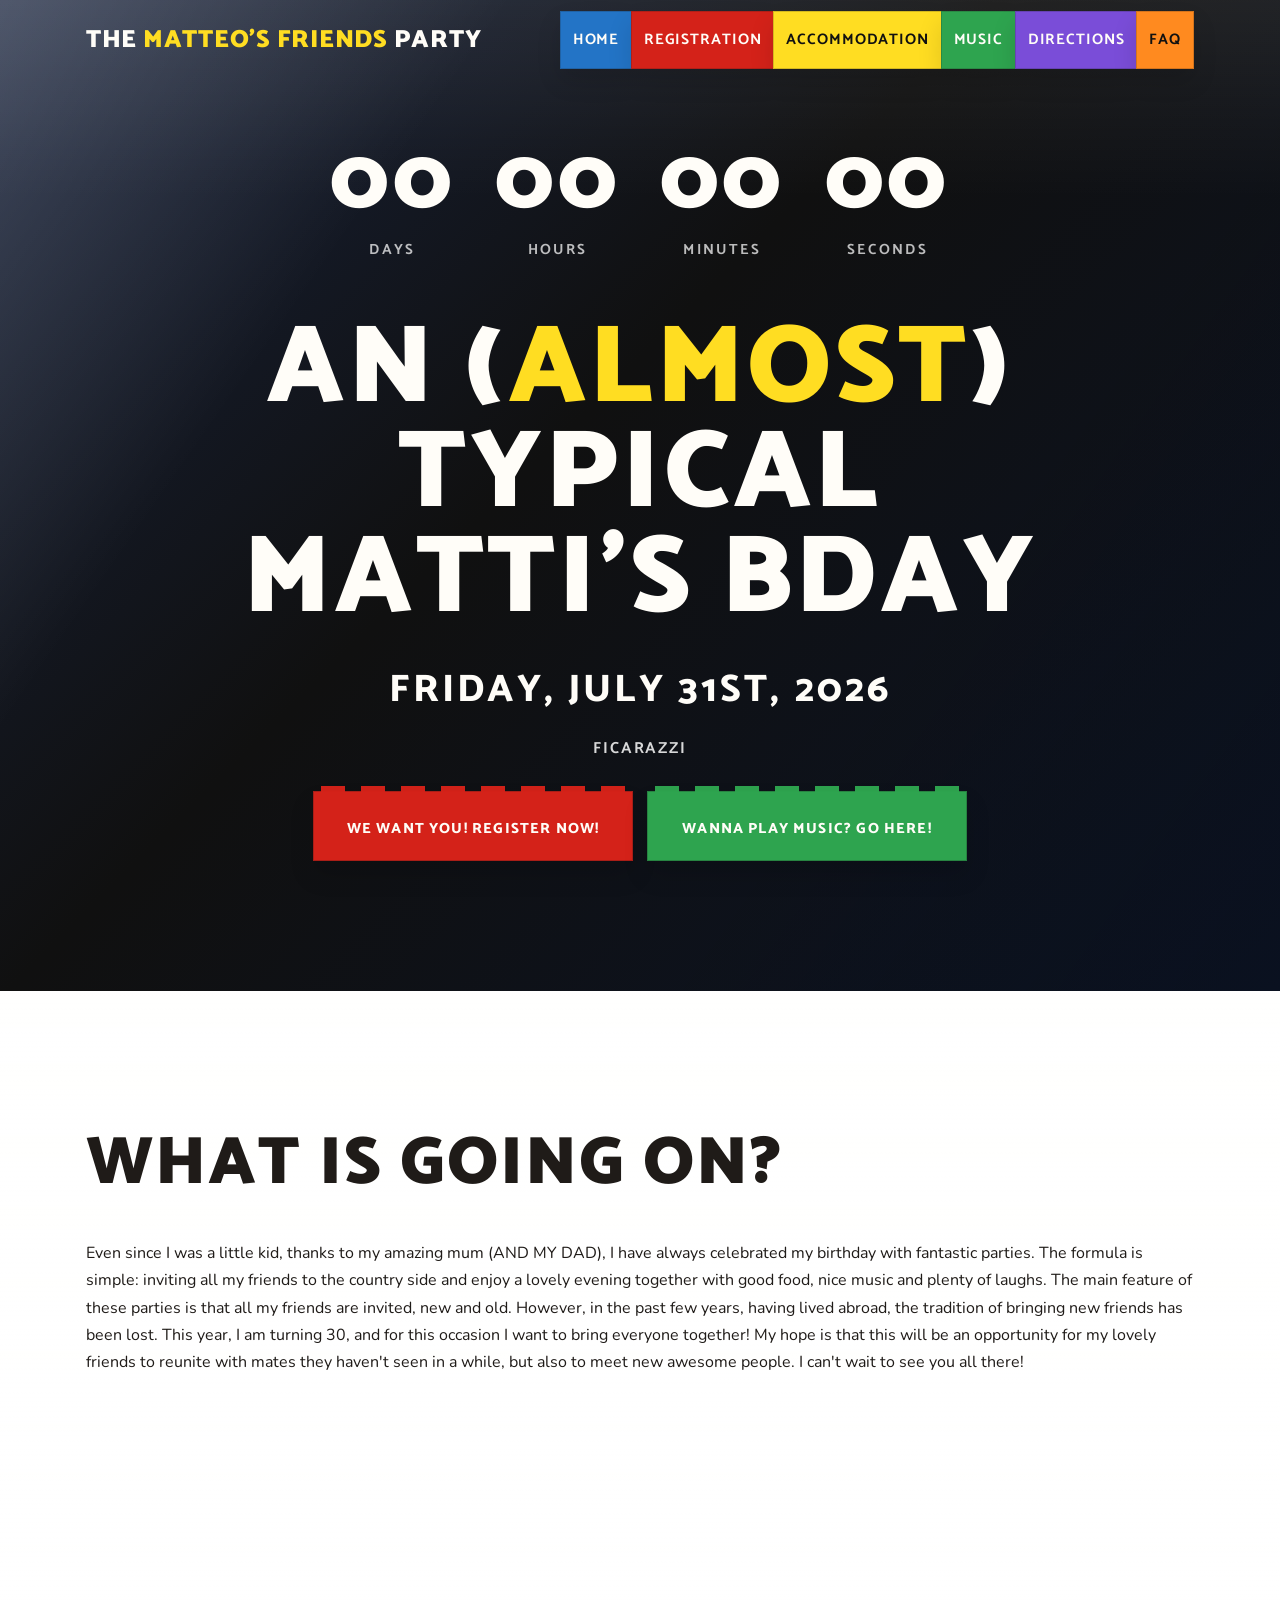
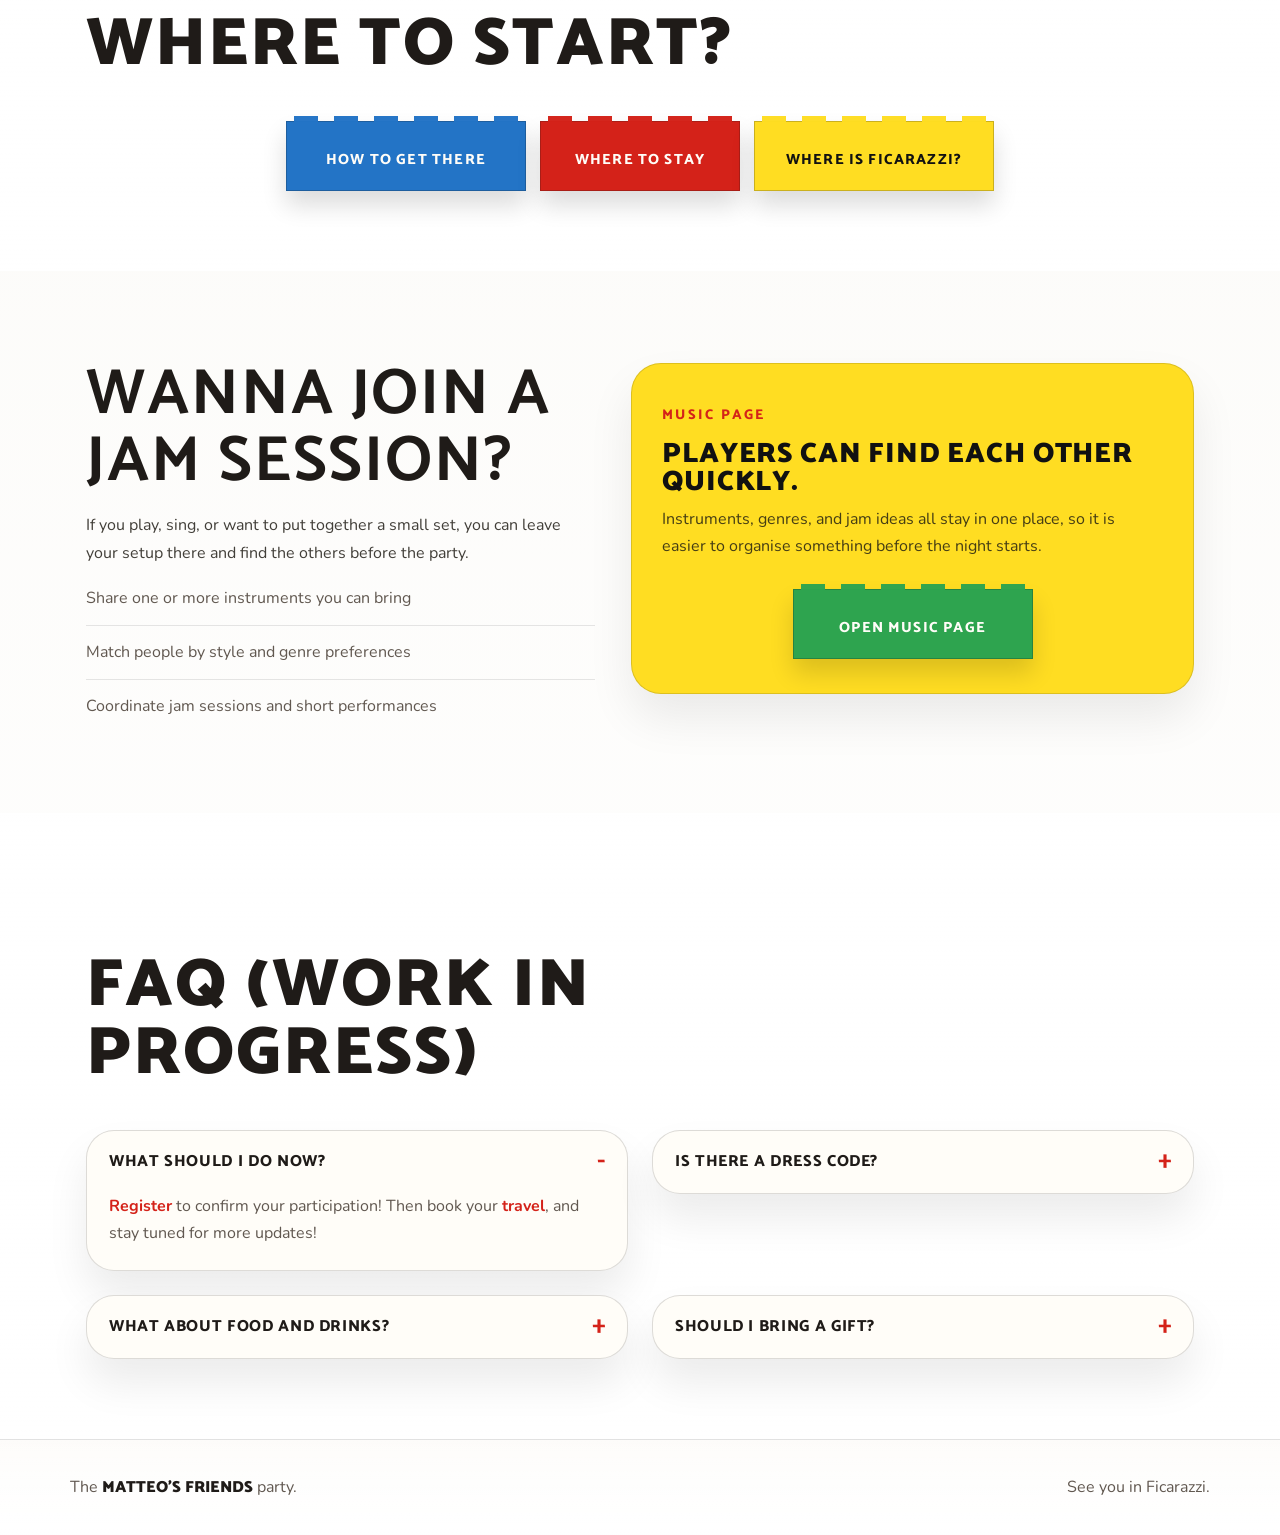
<file: index.html>
<!DOCTYPE html>
<html lang="en">
  <head>
    <meta charset="UTF-8" />
    <meta name="viewport" content="width=device-width, initial-scale=1.0" />
    <title>Matteo's Birthday</title>
    <script>
      document.documentElement.classList.add("has-js");
    </script>
    <link rel="preconnect" href="https://fonts.googleapis.com" />
    <link rel="preconnect" href="https://fonts.gstatic.com" crossorigin />
    <link
      href="https://fonts.googleapis.com/css2?family=Nunito:wght@400;600;700;800&amp;family=Roboto:wght@300;400;500;700&amp;family=Catamaran:wght@400;700;800;900&amp;display=swap"
      rel="stylesheet"
    />
    <link rel="stylesheet" href="styles.css" />
  </head>
  <body class="lego-theme">
    <div data-site-header></div>

    <main id="top">
      <section class="hero" id="about">
        <div class="container hero-inner">
          <div class="hero-countdown reveal" id="countdown" aria-label="Time until the event">
            <div class="countdown-grid">
              <div class="count-segment">
                <span id="days">00</span>
                <small>Days</small>
              </div>
              <div class="count-segment">
                <span id="hours">00</span>
                <small>Hours</small>
              </div>
              <div class="count-segment">
                <span id="minutes">00</span>
                <small>Minutes</small>
              </div>
              <div class="count-segment">
                <span id="seconds">00</span>
                <small>Seconds</small>
              </div>
            </div>
          </div>

          <div class="hero-copy reveal">
            <!-- <p class="hero-kicker">Matteo's party</p> -->
            <h1>
              An (<span class="hero-accent" data-host-name>almost</span>) Typical
              <span data-event-name>Matti's Bday</span>
            </h1>
            <p class="hero-date">
              <time data-display-date datetime=""></time>
            </p>
            <p class="hero-venue">
              <!-- <span data-display-time></span> -->
              <!-- <span class="hero-separator">|</span> -->
              <span data-venue-name></span>
            </p>

            <div class="hero-actions">
              <a class="button button-primary brick-8" href="rsvp.html">We want you! Register now!</a>
              <a class="button button-success brick-8" href="music.html">Wanna play music? Go here!</a>
            </div>
          </div>
        </div>
      </section>

      <section class="section section-white" id="event-info">
        <div class="container">
          <div class="section-heading reveal">
            <h2>What is going on?</h2>
          </div>
          <div class="reveal">
            <p>
              Even since I was a little kid, thanks to my amazing mum (AND MY DAD), I have always celebrated my birthday with fantastic parties. The formula is simple: inviting all my friends to the country side and enjoy a lovely evening together with good food, nice music and plenty of laughs. 
              The main feature of these parties is that all my friends are invited, new and old. However, in the past few years, having lived abroad, the tradition of bringing new friends has been lost. This year, I am turning 30, and for this occasion I want to bring everyone together!
              My hope is that this will be an opportunity for my lovely friends to reunite with mates they haven't seen in a while, but also to meet new awesome people. I can't wait to see you all there!
            </p>
          </div>
        </div>
      </section>

      <!-- <section class="event-banner">
        <div class="container event-banner-grid">
          <article class="banner-block reveal">
            <span class="banner-label">Date &amp; Time</span>
            <p>
              <span data-display-date></span><br />
              <span data-display-time></span>
            </p>
            <button class="button button-outline brick-5" type="button" data-download-ics>
              Add to calendar
            </button>
          </article>

          <article class="banner-block reveal" id="venue">
            <span class="banner-label">Directions</span>
            <p>
              <span data-venue-name></span><br />
              <span data-address></span>
            </p>
            <a class="button button-outline brick-4" href="#" data-map-link>Open map</a>
          </article>

        </div>
      </section> -->



      <section class="section section-white" id="faq">
        <div class="container">
          <div class="section-heading reveal">
            <h2>Where to start?</h2>
          </div>

          <div class="hero-actions">
                  <a class="button button-dark-outline brick-6" href="directions.html">
                    How to get there
                  </a>
                  <a class="button button-primary brick-5" href="accommodation.html">
                    Where to stay
                  </a>
                  <a class="button button-outline brick-6" href="#" data-map-link>
                    Where is Ficarazzi?
                  </a>
          </div>

        </div>
      </section>

      <!-- <section class="brick-banner">
        <div class="container brick-banner-shell reveal">
          <div class="brick-banner-header">
            <p class="section-kicker">Need to know more?</p>
          </div>
          <div class="brick-banner-buttons">
            <a class="button brick-6 brick-banner-button" href="#venue">How to get there</a>
            <a class="button brick-5 brick-banner-button" href="#" data-map-link>Open Map</a>
            <a class="button brick-4 brick-banner-button" href="#faq">FAQ</a>
          </div>
        </div>
      </section> -->

      <section class="section section-light music-promo-section" id="music">
        <div class="container music-promo-shell">
          <div class="music-promo-copy reveal">
            <!-- <p class="section-kicker">Music</p> -->
            <h2>Wanna join a jam session?</h2>
            <p>
              If you play, sing, or want to put together a small set, you can
              leave your setup there and find the others before the party.
            </p>
            <ul class="list-check">
              <li>Share one or more instruments you can bring</li>
              <li>Match people by style and genre preferences</li>
              <li>Coordinate jam sessions and short performances</li>
            </ul>
          </div>

          <aside class="music-promo-panel reveal">
            <span class="side-label">Music page</span>
            <h3>Players can find each other quickly.</h3>
            <p>
              Instruments, genres, and jam ideas all stay in one place, so it
              is easier to organise something before the night starts.
            </p>

            <div class="callout-actions">
              <a class="button button-success brick-6" href="music.html">Open music page</a>
              <!-- <button class="button button-success brick-4" type="button" data-download-ics>
                Add to calendar
              </button> -->
            </div>
          </aside>
        </div>
      </section>

      <section class="section section-white" id="faq">
        <div class="container">
          <div class="section-heading reveal">
            <h2>FAQ (work in progress)</h2>
          </div>

          <div class="faq-grid">
            <details class="faq-card reveal" open>
              <summary>What should I do now?</summary>
              <p>
                <a class="highlight-link" href="rsvp.html">Register</a> to confirm your participation! Then book your <a class="highlight-link" href="directions.html">travel</a>, and stay tuned for more updates!
              </p>
            </details>

            <details class="faq-card reveal">
              <summary>Is there a dress code?</summary>
              <p>
              Only request is: embrace the Matti's life and wear FLIP FLOPS! No need for anything fancy! We'll be in the countryside and it's going to be HOT. So dress comfortably!
              </p>
            </details>

            <details class="faq-card reveal">
              <summary>What about food and drinks?</summary>
              <p>
                There will be (amazing) food and drinks. Use the
                RSVP note field for allergies or preferences!
              </p>
            </details>

            <details class="faq-card reveal">
              <summary>Should I bring a gift?</summary>
              <p>
                No! I truly mean it when I say that your presence is what is most important to me. If you really want to do more, please consider a donation toward the <a class="highlight-link" href="work_in_progress.html">far-away-friends-fund</a> that will help cover travel costs for those coming from afar!
              </p>
            </details>
          </div>
        </div>
      </section>

      <!-- <section class="rsvp-section" id="rsvp">
        <div class="container rsvp-callout reveal">
          <div class="rsvp-copy">
            <p class="section-kicker">Registration</p>
            <h2>RSVP on the registration page.</h2>
            <p class="rsvp-contact">
              Contact:
              <a href="#" data-contact-link data-contact-email></a>
            </p>
          </div>

          <div class="callout-actions">
            <a class="button button-primary brick-5" href="rsvp.html">Open registration</a>
            <button class="button button-outline brick-5" type="button" data-download-ics>
              Add to calendar
            </button>
          </div>
        </div>
      </section> -->
    </main>

    <div data-site-footer></div>

    <script src="script.js"></script>
  </body>
</html>
</file>
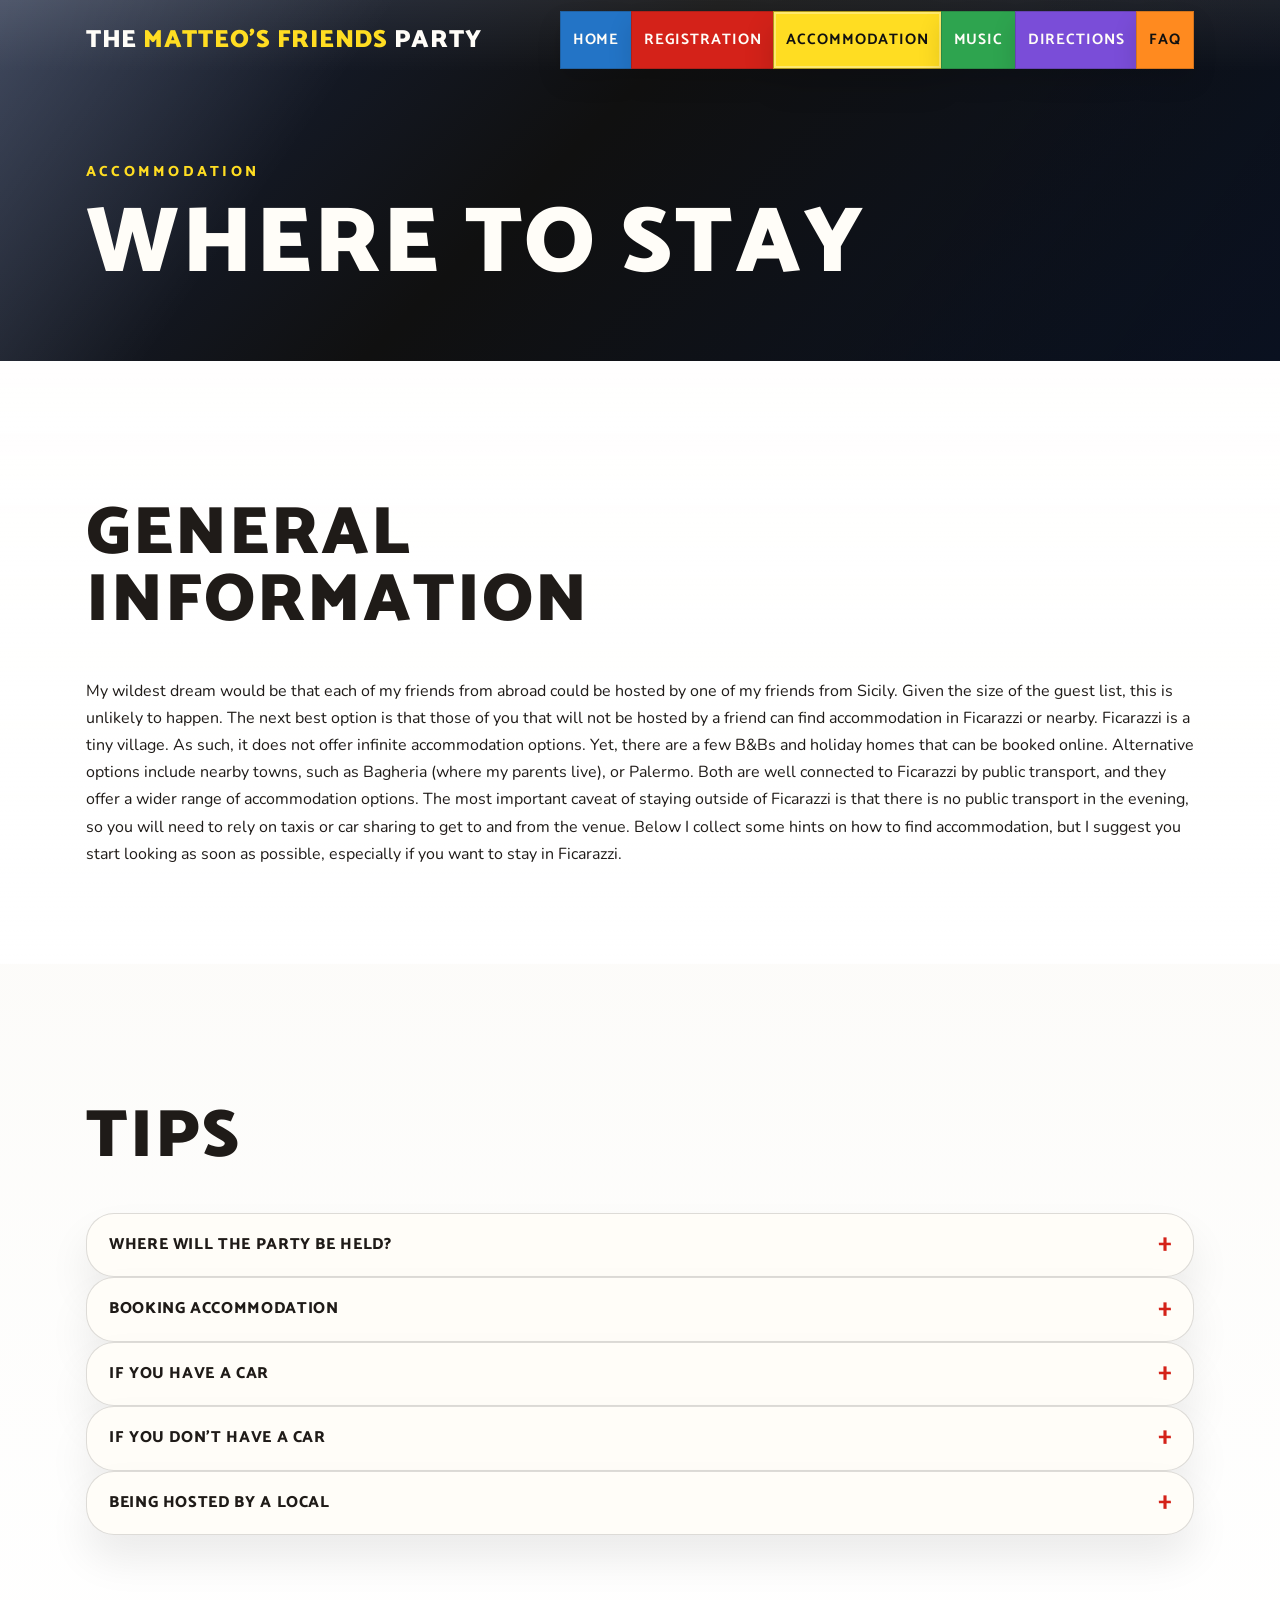
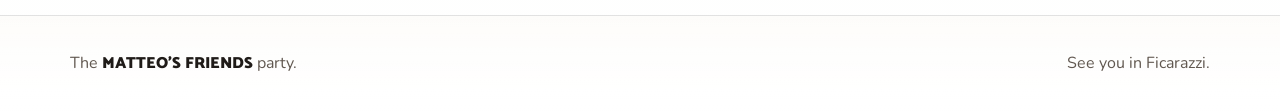
<file: accommodation.html>
<!DOCTYPE html>
<html lang="en">
  <head>
    <meta charset="UTF-8" />
    <meta name="viewport" content="width=device-width, initial-scale=1.0" />
    <title>Accommodation | Matteo's Birthday</title>
    <script>
      document.documentElement.classList.add("has-js");
    </script>
    <link rel="preconnect" href="https://fonts.googleapis.com" />
    <link rel="preconnect" href="https://fonts.gstatic.com" crossorigin />
    <link
      href="https://fonts.googleapis.com/css2?family=Nunito:wght@400;600;700;800&amp;family=Roboto:wght@300;400;500;700&amp;family=Catamaran:wght@400;700;800;900&amp;display=swap"
      rel="stylesheet"
    />
    <link rel="stylesheet" href="styles.css" />
  </head>
  <body class="subpage lego-theme" data-nav-current="accommodation">
    <div data-site-header></div>

    <main class="subpage-main">
      <section class="subpage-hero">
        <div class="container subpage-hero-inner">
          <div class="subpage-copy reveal">
            <p class="hero-kicker">Accommodation</p>
            <h1>Where to Stay</h1>
            <!-- <p class="hero-lead">
              Find hints on where to stay to join the party.
            </p> -->
          </div>
        </div>
      </section>

      <section class="section section-white">
        <div class="container">
          <div class="section-heading reveal">
            <h2>General Information</h2>
          </div>
          <div class="reveal">
            <p>
                My wildest dream would be that each of my friends 
                from abroad could be hosted by one of my friends 
                from Sicily. Given the size of the guest list, 
                this is unlikely to happen. The next best option is that
                those of you that will not be hosted by a friend can find
                accommodation in Ficarazzi or nearby.
                Ficarazzi is a tiny village. As such, it does not offer infinite accommodation options. Yet, there are a few B&Bs and holiday homes that can be booked online.
                Alternative options include nearby towns, such as Bagheria (where my parents live), or Palermo. Both are well connected to Ficarazzi by public transport, and they offer a wider range of accommodation options.
                The most important caveat of staying outside of Ficarazzi is that there is no public transport in the evening, so you will need to rely on taxis or car sharing to get to and from the venue. 
                Below I collect some hints on how to find accommodation, but I suggest you start looking as soon as possible, especially if you want to stay in Ficarazzi.
            </p>
          </div>
        </div>
      </section>

      <section class="section section-light">
        <div class="container">
          <div class="section-heading reveal">
            <h2>Tips</h2>
          </div>

          <details class="faq-card reveal">
            <summary>Where will the party be held?</summary>
            <div>
              <p>
                Since this website is publicly accessible, I will not disclose the exact location here.
                You will find the specific address in the WhatsApp community. 
                However, I can give you a rough location that will help you in your search for accommodation.
                The party will be not far from 
                <a class="highlight-link" href="https://maps.app.goo.gl/npcqhLd8fjeasqVg7" target="_blank">via Roma, Ficarazzi</a>.        
              </p>
            </div>
          </details>

          <details class="faq-card reveal">
            <summary>Booking accommodation</summary>
            <div>
              <p>
                Booking.com and Airbnb are the most popular platforms to find accommodation in Sicily. 
                You can already start looking by yourself, but if you share in the registration form
                the dates for which you will need accommodation, I can try to help booking directly 
                through the house owners. The extra advantage of this is that we avoid using these websites.
                You can find more info on why this is a good idea on the 
                <a class="highlight-link" href="https://bdsmovement.net/Guide-to-BDS-Boycott" target="_blank">BDS website</a>.
              </p>
              <h3>Ficarazzi</h3>
              <p>
                Ficarazzi is quite small, so most accommodation options will be reachable by foot within a 
                20 minutes walk from the venue. However, for the same reason, there are not many options. 
                I suggest you to start looking as soon as possible if you want to stay in Ficarazzi.  
              </p>
              <h3>Bagheria</h3>
              <p>
                Bagheria is probably the next best option. It is bigger and offers more accommodation options, 
                and it is home to many of my wonderful friends, so hopefully organising rides back and forth will be easier. 
                It is well connected to Ficarazzi (and Palermo), but trains don't run late at night.
              </p>
              <h3>The coast</h3>
              <p>
                There are plenty of small villages along the coast (including Ficarazzi itself). These are a bit 
                more difficult to reach by public transport, but are worth checking if you are looking for a nice 
                seaside place. As long as the place is not too far, I can try to help organising rides to and from the venue.
              </p>
              <h3>Palermo</h3>
              <p>
                Palermo is the largest city in Sicily and offers a wide range of accommodation options. 
                It is well connected to Ficarazzi (and the coast), but trains don't run late at night.
                Some of my friends live in Palermo, so perhaps some rides can be organised from there as well, 
                although it might be a bit more difficult given the distance. Perhaps this option is best
                if you also rent a car or could see themselves staying up all night (not alone, of course!) to wait 
                for the first train in the morning. 
              </p>
            </div>
          </details>

          <details class="faq-card reveal">
            <summary>If you have a car</summary>
            <div>
              <p>
                If you have a car (e.g. because you rented one), then everything will be much easier.
                You can stay wherever you want and just drive to the venue. 
                Also, you can offer rides to other people, which will be much appreciated!
              </p>
            </div>
          </details>

          <details class="faq-card reveal">
            <summary>If you DON'T have a car</summary>
            <div>
              <p>
                If you DON'T have a car, then prioritise accommodation in Ficarazzi or nearby.
                For those of you who are always full of energies, I can see us staying up all night after the party
                (this happens often at my parties as we play boardgames when most people have left) and take the first train
                in the morning. The first one for Palermo leaves at 6:22 am, while the first one toward Bagheria (opposite direction)
                leaves at 5 am.
              </p>
            </div>
          </details>

          <details class="faq-card reveal">
            <summary>Being hosted by a local</summary>
            <div>
              <p>
                Needless to say that being hosted by one of my wonderful Sicilian friends would be an amazing experience! 
                Of course, it will depend on the number of people that will be able to host, 
                but if you are interested in this option please <a href="rsvp.html">register asap</a> and tick the box!
                However, do not count on this option and start looking for accommodation as well!
              </p>
            </div>
          </details>
      </section>
    </main>

    <div data-site-footer></div>

    <script src="script.js"></script>
  </body>
</html></content>
<!-- <parameter name="filePath">/Users/esposito/30_bday/birthday-party/directions.html -->
</file>
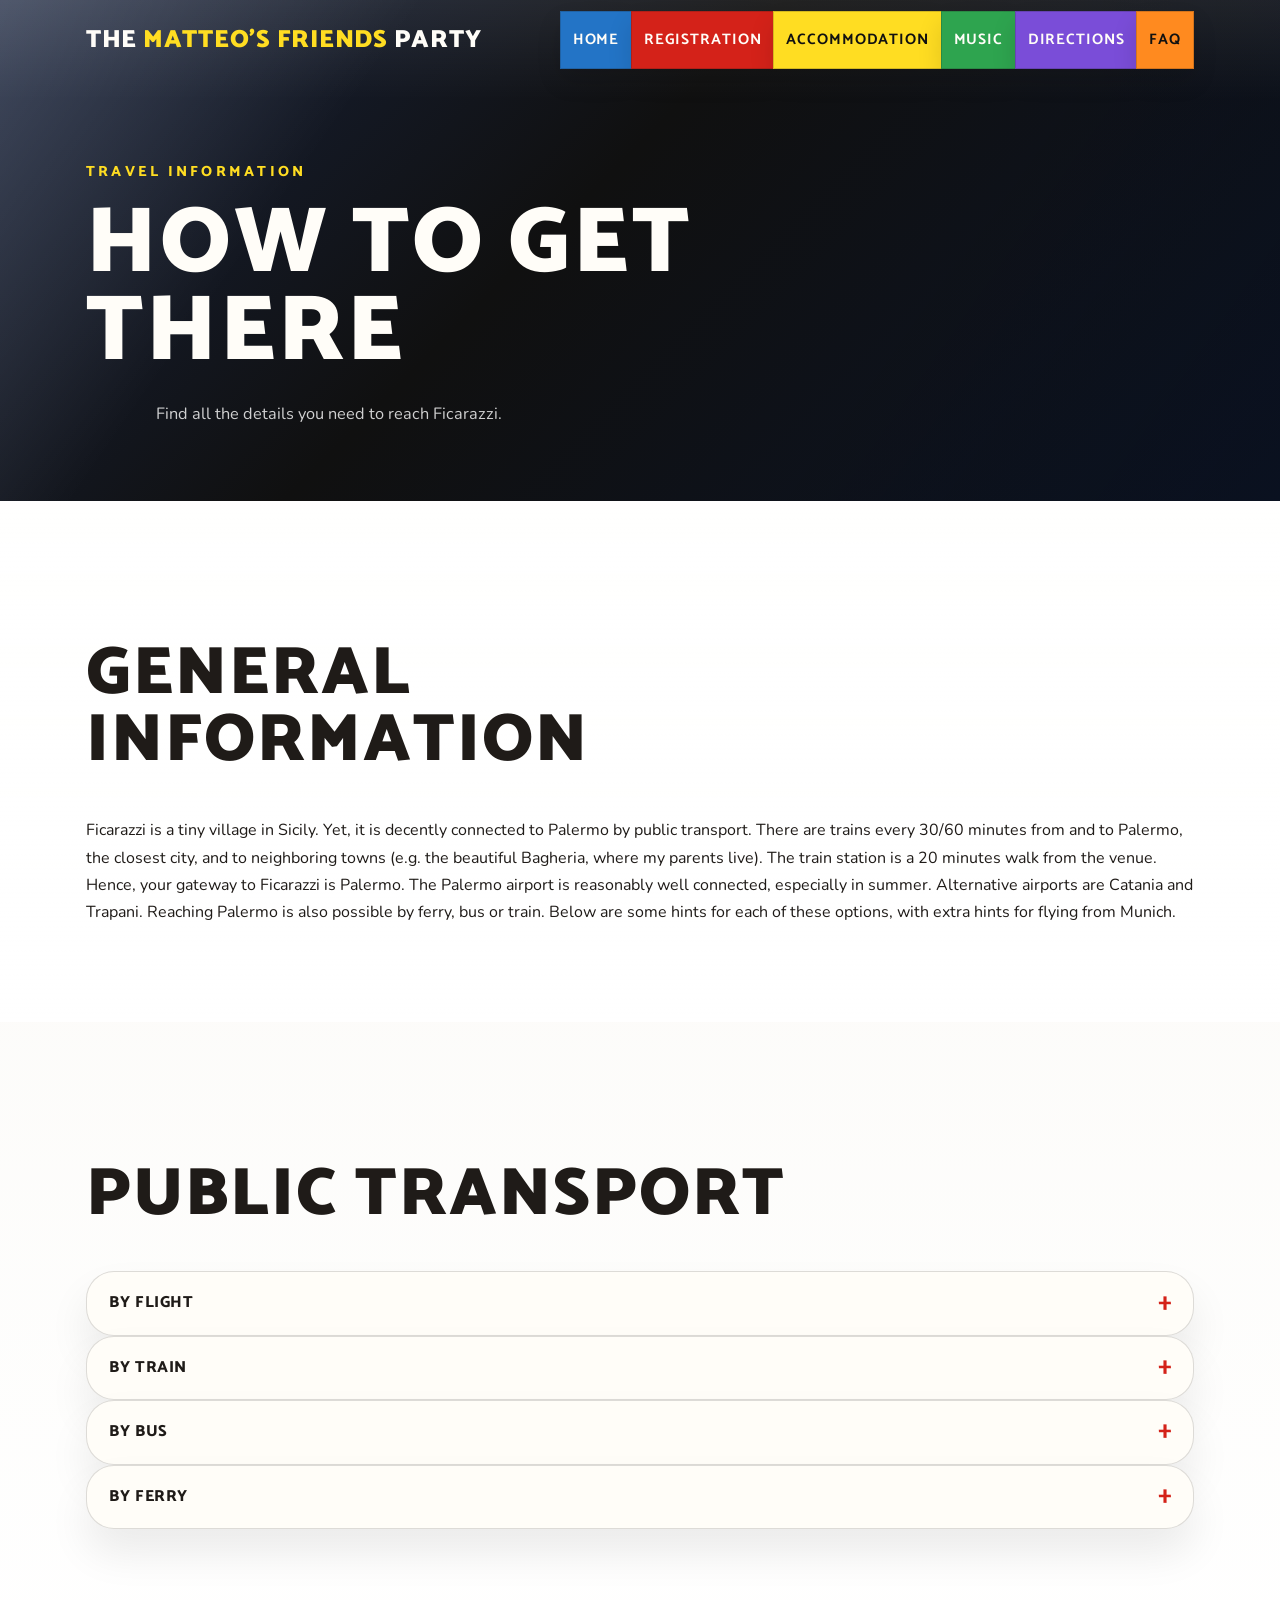
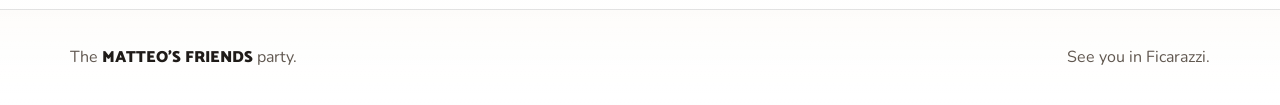
<file: directions.html>
<!DOCTYPE html>
<html lang="en">
  <head>
    <meta charset="UTF-8" />
    <meta name="viewport" content="width=device-width, initial-scale=1.0" />
    <title>How to Get There | Matteo's Birthday</title>
    <script>
      document.documentElement.classList.add("has-js");
    </script>
    <link rel="preconnect" href="https://fonts.googleapis.com" />
    <link rel="preconnect" href="https://fonts.gstatic.com" crossorigin />
    <link
      href="https://fonts.googleapis.com/css2?family=Nunito:wght@400;600;700;800&amp;family=Roboto:wght@300;400;500;700&amp;family=Catamaran:wght@400;700;800;900&amp;display=swap"
      rel="stylesheet"
    />
    <link rel="stylesheet" href="styles.css" />
  </head>
  <body class="subpage lego-theme" data-nav-current="directions">
    <div data-site-header></div>

    <main class="subpage-main">
      <section class="subpage-hero">
        <div class="container subpage-hero-inner">
          <div class="subpage-copy reveal">
            <p class="hero-kicker">Travel Information</p>
            <h1>How to Get There</h1>
            <p class="hero-lead">
              Find all the details you need to reach Ficarazzi.
            </p>
          </div>
        </div>
      </section>

      <section class="section section-white">
        <div class="container">
          <div class="section-heading reveal">
            <h2>General Information</h2>
          </div>
          <div class="reveal">
            <p>
                Ficarazzi is a tiny village in Sicily. Yet, it is decently connected to Palermo by public transport. There are trains every 30/60 minutes from and to Palermo, the closest city, and to neighboring towns (e.g. the beautiful Bagheria, where my parents live). The train station is a 20 minutes walk from the venue.
                Hence, your gateway to Ficarazzi is Palermo. The Palermo airport is reasonably well connected, especially in summer. Alternative airports are Catania and Trapani. Reaching Palermo is also possible by ferry, bus or train. Below are some hints for each of these options, with extra hints for flying from Munich.
            </p>
          </div>
        </div>
      </section>

      <section class="section section-light">
        <div class="container">
          <div class="section-heading reveal">
            <h2>Public transport</h2>
          </div>

          <details class="faq-card reveal">
            <summary>By Flight</summary>
            <div>
              <p>
                Flying is the fastest and most convenient way to reach Sicily. The closest airports to Ficarazzi are Palermo (PMO), Catania (CTA), and Trapani (TPS).
              </p>
              <h3>Palermo Airport (PMO)</h3>
              <p>
                Palermo Airport is the closest. Any other option will require you to get to Palermo first (see below). Upon arrival, take the <a class="highlight-link" href="https://www.prestiaecomande.it/" target="_blank">airport shuttle bus</a> or the <a href="#by-train">train</a> to Palermo city center, then transfer to a <a href="#by-train">train</a> to Ficarazzi. Super easy.
                As a tip, you can search on <a class="highlight-link" href="https://www.skyscanner.it/transport/flights-from/pmo/?adultsv2=1&cabinclass=economy&childrenv2=&ref=home&rtn=0&preferdirects=true&outboundaltsenabled=false&inboundaltsenabled=false&oym=2607" target="_blank">Skyscanner for flights from Palermo to "anywhere"</a> to get a glance at the direct connections available.
              </p>
              <h3>Catania Airport (CTA)</h3>
              <p>
                Located on the <del>wrong</del> other side, Catania Airport is a valid alternative. It offers complementary options with respect to Palermo, so it's worth checking. By public transport, you can take a <a class="highlight-link" href="https://www.saisautolinee.it/en/sicily-tpl-lines-routes/catania-aeroporto-palermo" target="_blank">direct bus (~14 euro)</a> from Catania Airport to Palermo (but make sure to check the times before booking your flights), then connect to Ficarazzi (see Palermo).
                As a tip, you can search on <a class="highlight-link" href="https://www.skyscanner.it/transport/flights-from/cta/?adultsv2=1&cabinclass=economy&childrenv2=&ref=home&rtn=0&preferdirects=true&outboundaltsenabled=false&inboundaltsenabled=false&oym=2607" target="_blank">Skyscanner for flights from Catania to "anywhere"</a> to get a glance at the direct connections available.
              </p>
              <h3>Trapani Airport (TPS)</h3>
              <p>
                On the west coast, Trapani Airport is roughly 1.5-2 hours drive from Ficarazzi. It is a small airport with very few options; yet, it may surprise you with unexpected connections. From there you can take a <a class="highlight-link" href="https://www.autoservizisalemi.it/en/" target="_blank"></a>direct bus</a> from the Trapani airport to Palermo and then connect to Ficarazzi (see Palermo).
                As a tip, you can search on <a class="highlight-link" href="https://www.skyscanner.it/transport/flights-from/tps/?adultsv2=1&cabinclass=economy&childrenv2=&ref=home&rtn=0&preferdirects=true&outboundaltsenabled=false&inboundaltsenabled=false&oym=2607" target="_blank">Skyscanner for flights from Trapani to "anywhere"</a> to get a glance at the direct connections available.
              </p>
              <h3>Special tips from Munich</h3>
              <p>
                If you're coming from Munich, don't be scared at the cost of the flights from the Munich airport (MUC). That's an airport for reach people. If you want to save money (but not your knees), you should check flights from Memmingen (FMM) or Nuremberg (NUE) airports. You can reach both by train+bus (covered by the Deutschland ticket) from Munich in about 2 hours, and they are served by low-cost airlines with direct flights to Palermo and Catania. 
                If you fly through Memmingen, you can also take a <a class="highlight-link" href="https://allgaeu-airport-express.de/" target="_blank">direct bus</a> from Munich Hbf to the Memmingen airport which is pretty fast and costs 16 euros.
              </p>
            </div>
          </details>

          <details class="faq-card reveal" id="by-train">
            <summary>By Train</summary>
            <div>
              <p>
                Italy's train network connects major cities to Palermo. From Palermo Centrale station, take a regional train to Ficarazzi station (about 10 minutes). Trains run frequently throughout the day (meaning once or twice per hour...).
                Sicily is only reached by the national train service, Trenitalia. You can check connections and book tickets on the <a class="highlight-link" href="https://www.trenitalia.com/en.html" target="_blank">Trenitalia website</a> or app.
                Beware that it is a long train journey if you are coming from abroad, Italy is a long country...
              </p>
            </div>
          </details>

          <details class="faq-card reveal">
            <summary>By Bus</summary>
            <div>
              <p>
                Long-distance buses arrive at Palermo's main bus station. From there, the <a href="#by-train">train</a> can take you to Ficarazzi. Companies like FlixBus or regional operators serve Palermo from across Italy. <a class="highlight-link" href="https://www.omio.com/" target="_blank">Omio</a> is a good generic platform for booking transport.
              </p>
            </div>
          </details>

          <details class="faq-card reveal">
            <summary>By Ferry</summary>
            <div>
              <p>
                Panormus, the ancient name of Palermo, means "all port". Indeed, you can reach it by ferry. It is not the most comfortable of trips, but it has its charm. There are ferries from Naples, Genova and Civitavecchia (close to Rome) among others. You can check connections and book tickets on the <a class="highlight-link" href="https://www.directferries.com/" target="_blank">Direct Ferries website</a>.
              </p>
            </div>
          </details>
        </div>
      </section>

      <!-- <section class="section section-white">
        <div class="container">
          <div class="section-heading reveal">
            <h2>Special tips from Munich</h2>
          </div>

          <div class="reveal">
            <h3>From Trieste</h3>
            <p>
              Fly from Trieste Airport (TRS) to Palermo (PMO) with connections via Rome or Milan. Direct flights may be available seasonally. Alternatively, take the train from Trieste to Bologna or Milan, then fly to Palermo. The total travel time is around 6-8 hours.
            </p>
            <h3>From Munich</h3>
            <p>
              Munich Airport (MUC) has direct flights to Palermo (PMO) operated by airlines like Lufthansa or Eurowings. The flight takes about 2 hours. For budget options, connect via Rome or Frankfurt. Trains from Munich to Milan, then fly, are also possible but longer.
            </p>
          </div>
        </div>
      </section> -->
    </main>

    <div data-site-footer></div>

    <script src="script.js"></script>
  </body>
</html></content>
<!-- <parameter name="filePath">/Users/esposito/30_bday/birthday-party/directions.html -->
</file>
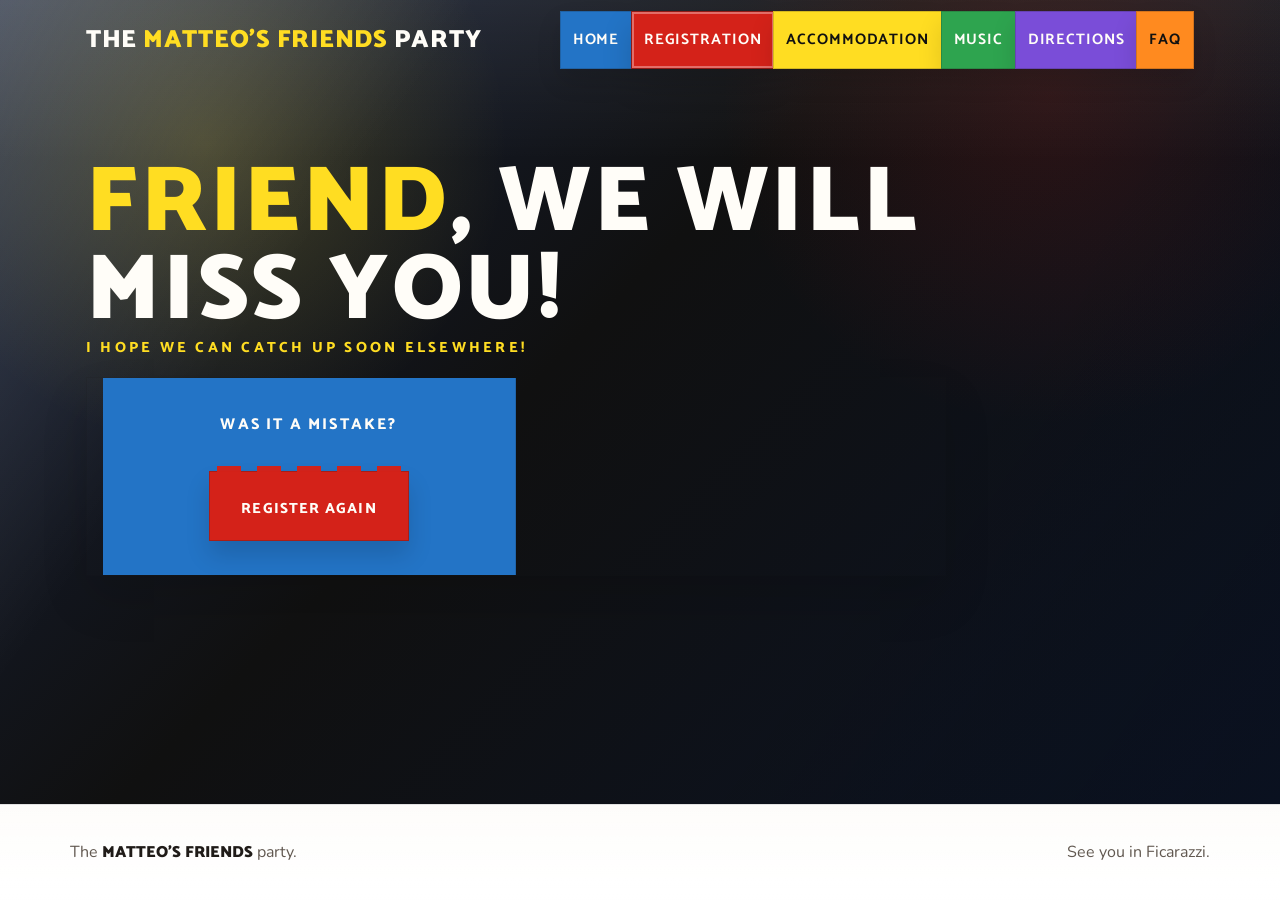
<file: sad.html>
<!DOCTYPE html>
<html lang="en">
  <head>
    <meta charset="UTF-8" />
    <meta name="viewport" content="width=device-width, initial-scale=1.0" />
    <title>Thank You | Matteo's Birthday</title>
    <script>
      document.documentElement.classList.add("has-js");
    </script>
    <link rel="preconnect" href="https://fonts.googleapis.com" />
    <link rel="preconnect" href="https://fonts.gstatic.com" crossorigin />
    <link
      href="https://fonts.googleapis.com/css2?family=Nunito:wght@400;600;700;800&amp;family=Roboto:wght@300;400;500;700&amp;family=Catamaran:wght@400;700;800;900&amp;display=swap"
      rel="stylesheet"
    />
    <link rel="stylesheet" href="styles.css" />
  </head>
  <body class="subpage thank-you-page lego-theme" data-thank-you-page data-nav-current="registration">
    <div data-site-header></div>

    <main class="subpage-main">
      <section class="subpage-hero">
        <div class="container subpage-hero-inner">
          <div class="subpage-copy reveal">
            <!-- <p class="hero-kicker">RSVP received</p> -->
            <h1>
              <span class="hero-accent" data-thank-you-name>friend</span>, we will miss you!
            </h1>
            <!-- <p class="hero-date">
              <time data-display-date datetime=""></time>
            </p>
            <p class="hero-venue">
              <span data-display-time></span>
              <span class="hero-separator">|</span>
              <span data-venue-name></span>
            </p> -->
            <!-- <p class="hero-lead" data-thank-you-copy>
             I imagine you have good reasons for not coming. I hope we can catch up soon elsewhere!
            </p> -->
            <p class="hero-kicker">I hope we can catch up soon elsewhere!</p> 

                <!-- <div class="section-heading reveal">
                  <h2>Was it a mistake?</h2>
                </div>

                <div class="hero-actions">
                        <a class="button button-dark-outline brick-6" href="rsvp.html">
                          Register again
                        </a>
                </div> -->

              <div class="container event-banner-grid">
              <article class="banner-block reveal">
                <span class="banner-label">Was it a mistake?</span>
                <!-- <p>
                  <span data-display-date></span><br />
                  <span data-display-time></span>
                </p> -->
                <a class="button button-primary brick-5" href="rsvp.html">
                          Register again
                  </a>
              </article>

          </div>
        </div>
      </section>
    </main>

    <div data-site-footer></div>

    <script src="script.js"></script>
  </body>
</html>
</file>
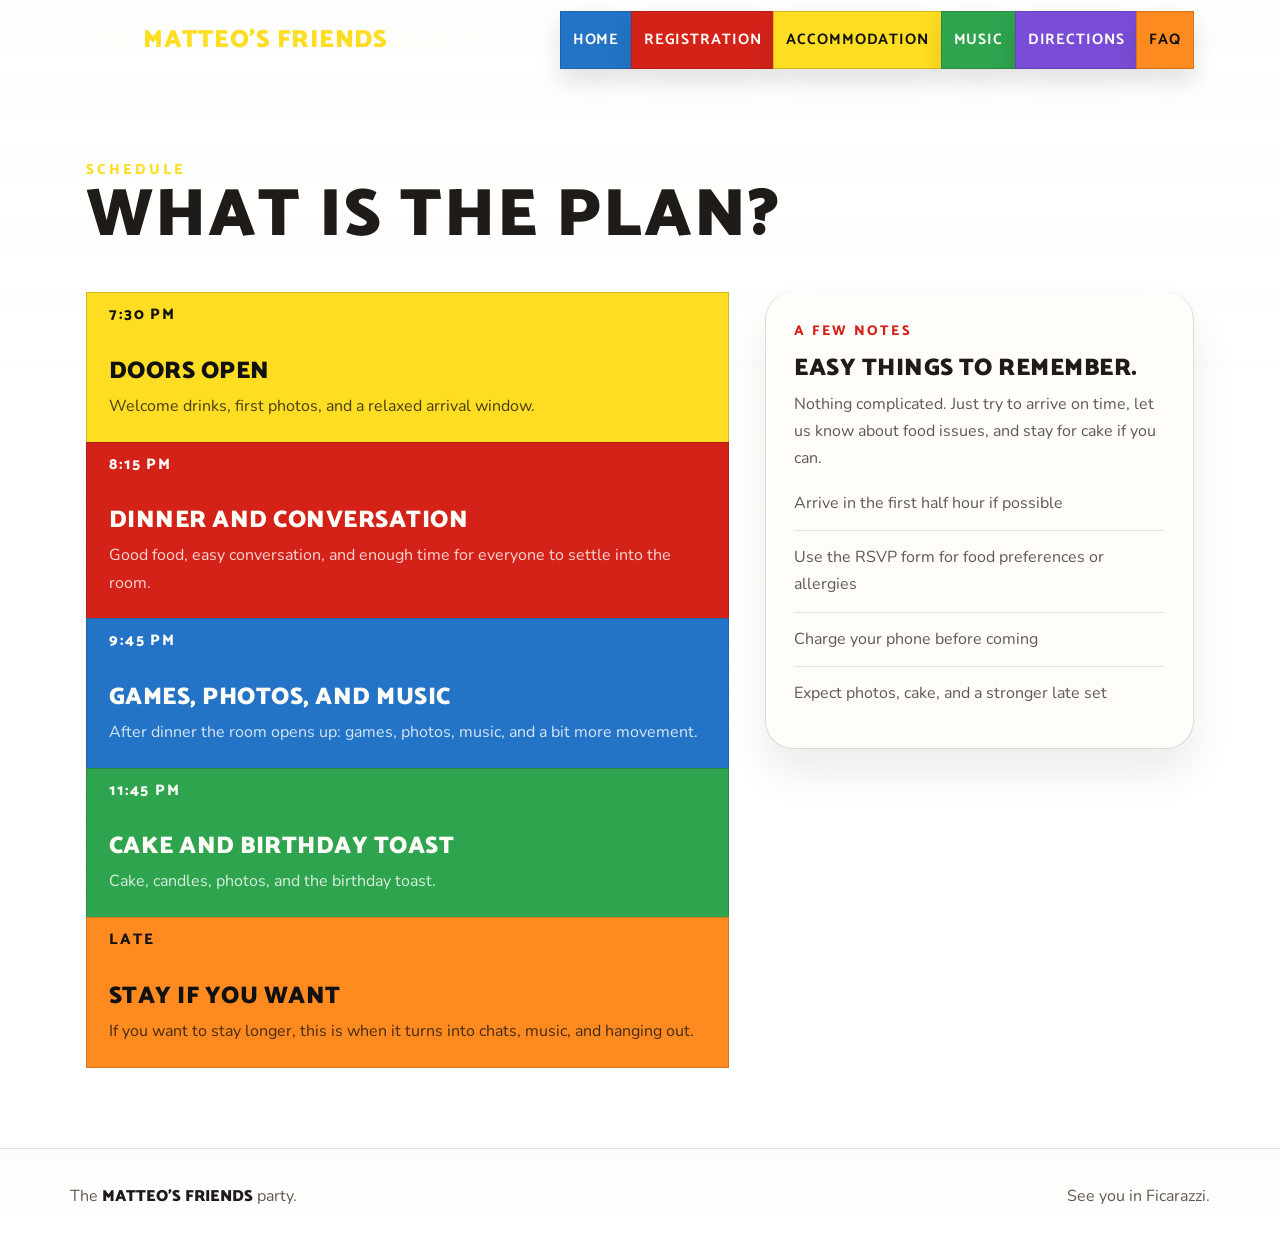
<file: schedule.html>
<!DOCTYPE html>
<html lang="en">
  <head>
    <meta charset="UTF-8" />
    <meta name="viewport" content="width=device-width, initial-scale=1.0" />
    <title>Matteo's Birthday</title>
    <script>
      document.documentElement.classList.add("has-js");
    </script>
    <link rel="preconnect" href="https://fonts.googleapis.com" />
    <link rel="preconnect" href="https://fonts.gstatic.com" crossorigin />
    <link
      href="https://fonts.googleapis.com/css2?family=Nunito:wght@400;600;700;800&amp;family=Roboto:wght@300;400;500;700&amp;family=Catamaran:wght@400;700;800;900&amp;display=swap"
      rel="stylesheet"
    />
    <link rel="stylesheet" href="styles.css" />
  </head>
  <body class="lego-theme">
    <div data-site-header></div>

    <main id="top">
      <section class="section section-white" id="schedule">
        <div class="container">
          <div class="section-heading reveal">
            <p class="section-kicker">Schedule</p>
            <h2>What is the plan?</h2>
          </div>

          <div class="schedule-layout">
            <div class="timeline">
              <article class="timeline-item reveal highlight">
                <span class="timeline-time">7:30 PM</span>
                <div class="timeline-content">
                  <h3>Doors open</h3>
                  <p>Welcome drinks, first photos, and a relaxed arrival window.</p>
                </div>
              </article>

              <article class="timeline-item reveal">
                <span class="timeline-time">8:15 PM</span>
                <div class="timeline-content">
                  <h3>Dinner and conversation</h3>
                  <p>
                    Good food, easy conversation, and enough time for everyone
                    to settle into the room.
                  </p>
                </div>
              </article>

              <article class="timeline-item reveal">
                <span class="timeline-time">9:45 PM</span>
                <div class="timeline-content">
                  <h3>Games, photos, and music</h3>
                  <p>
                    After dinner the room opens up: games, photos, music, and a
                    bit more movement.
                  </p>
                </div>
              </article>

              <article class="timeline-item reveal">
                <span class="timeline-time">11:45 PM</span>
                <div class="timeline-content">
                  <h3>Cake and birthday toast</h3>
                  <p>
                    Cake, candles, photos, and the birthday toast.
                  </p>
                </div>
              </article>

              <article class="timeline-item reveal">
                <span class="timeline-time">Late</span>
                <div class="timeline-content">
                  <h3>Stay if you want</h3>
                  <p>
                    If you want to stay longer, this is when it turns into
                    chats, music, and hanging out.
                  </p>
                </div>
              </article>
            </div>

            <aside class="side-panel reveal">
              <span class="side-label">A few notes</span>
              <h3 data-theme-label>Easy things to remember.</h3>
              <p>
                Nothing complicated. Just try to arrive on time, let us know
                about food issues, and stay for cake if you can.
              </p>
              <ul class="list-check">
                <li>Arrive in the first half hour if possible</li>
                <li>Use the RSVP form for food preferences or allergies</li>
                <li>Charge your phone before coming</li>
                <li>Expect photos, cake, and a stronger late set</li>
              </ul>
            </aside>
          </div>
        </div>
      </section>

    </main>

    <div data-site-footer></div>

    <script src="script.js"></script>
  </body>
</html>
</file>
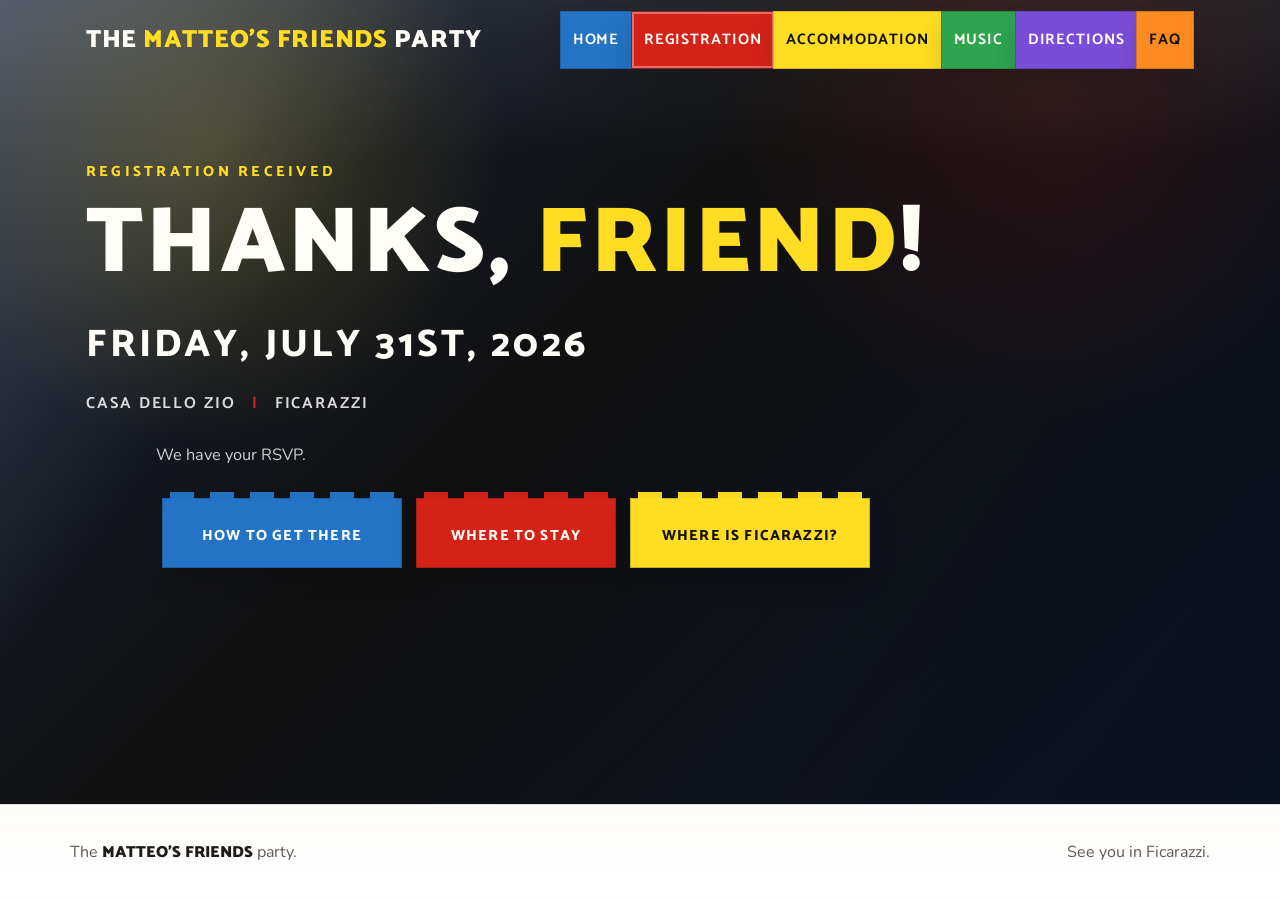
<file: thank-you.html>
<!DOCTYPE html>
<html lang="en">
  <head>
    <meta charset="UTF-8" />
    <meta name="viewport" content="width=device-width, initial-scale=1.0" />
    <title>Thank You | Matteo's Birthday</title>
    <script>
      document.documentElement.classList.add("has-js");
    </script>
    <link rel="preconnect" href="https://fonts.googleapis.com" />
    <link rel="preconnect" href="https://fonts.gstatic.com" crossorigin />
    <link
      href="https://fonts.googleapis.com/css2?family=Nunito:wght@400;600;700;800&amp;family=Roboto:wght@300;400;500;700&amp;family=Catamaran:wght@400;700;800;900&amp;display=swap"
      rel="stylesheet"
    />
    <link rel="stylesheet" href="styles.css" />
  </head>
  <body class="subpage thank-you-page lego-theme" data-thank-you-page data-nav-current="registration">
    <div data-site-header></div>

    <main class="subpage-main">
      <section class="subpage-hero">
        <div class="container subpage-hero-inner">
          <div class="subpage-copy reveal">
            <p class="hero-kicker">Registration received</p>
            <h1>
              Thanks,
              <span class="hero-accent" data-thank-you-name>friend</span>!
            </h1>
            <p class="hero-date">
              <time data-display-date datetime=""></time>
            </p>
            <p class="hero-venue">
              <span data-display-time></span>
              <span class="hero-separator">|</span>
              <span data-venue-name></span>
            </p>
            <p class="hero-lead" data-thank-you-copy>
              Looking forward to seeing you there!
            </p>

            <div class="hero-actions">
                  <a class="button button-dark-outline brick-6" href="directions.html">
                    How to get there
                  </a>
                  <a class="button button-primary brick-5" href="accommodation.html">
                    Where to stay
                  </a>
                  <a class="button button-outline brick-6" href="#" data-map-link>
                    Where is Ficarazzi?
                  </a>
          </div>
          </div>
        </div>
      </section>
    </main>

    <div data-site-footer></div>

    <script src="script.js"></script>
  </body>
</html>
</file>
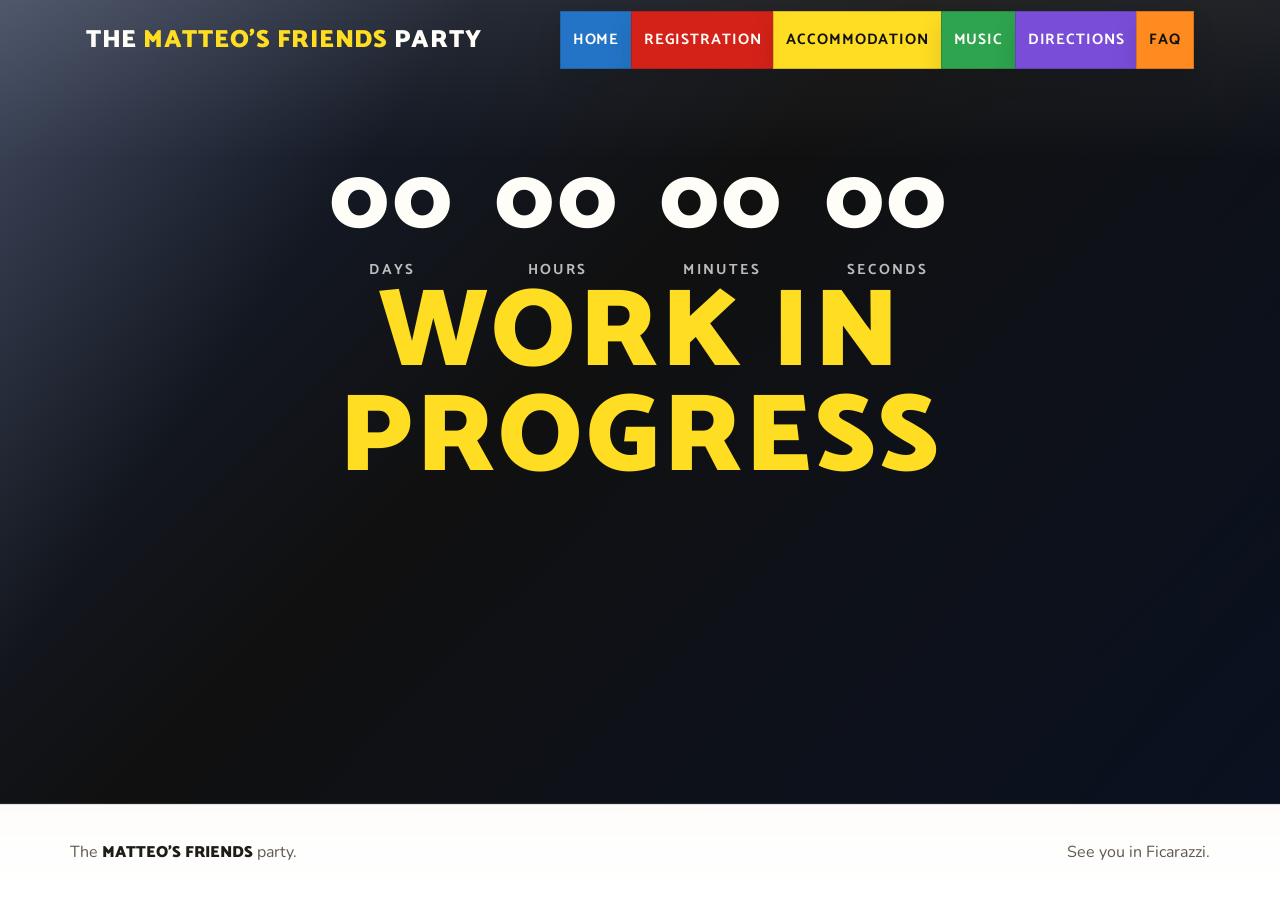
<file: work_in_progress.html>
<!DOCTYPE html>
<html lang="en">
  <head>
    <meta charset="UTF-8" />
    <meta name="viewport" content="width=device-width, initial-scale=1.0" />
    <title>Matteo's Birthday</title>
    <script>
      document.documentElement.classList.add("has-js");
    </script>
    <link rel="preconnect" href="https://fonts.googleapis.com" />
    <link rel="preconnect" href="https://fonts.gstatic.com" crossorigin />
    <link
      href="https://fonts.googleapis.com/css2?family=Nunito:wght@400;600;700;800&amp;family=Roboto:wght@300;400;500;700&amp;family=Catamaran:wght@400;700;800;900&amp;display=swap"
      rel="stylesheet"
    />
    <link rel="stylesheet" href="styles.css" />
  </head>
  <body class="subpage lego-theme" data-nav-current="work_in_progress">
    <div data-site-header></div>

    <main class="subpage-main">
      <section class="subpage-hero">
        <div class="container subpage-hero-inner">
          <div class="hero-countdown reveal" id="countdown" aria-label="Time until the event">
            <div class="countdown-grid">
              <div class="count-segment">
                <span id="days">00</span>
                <small>Days</small>
              </div>
              <div class="count-segment">
                <span id="hours">00</span>
                <small>Hours</small>
              </div>
              <div class="count-segment">
                <span id="minutes">00</span>
                <small>Minutes</small>
              </div>
              <div class="count-segment">
                <span id="seconds">00</span>
                <small>Seconds</small>
              </div>
            </div>
          </div>
          
          <div class="hero-copy reveal">
            <h1>
              <span class="hero-accent">Work in Progress</span>
            </h1>
          </div>
        </div>
      </section>
    </main>

    <div data-site-footer></div>

    <script src="script.js"></script>
  </body>
</html>
</file>
<file: styles.css>
:root {
  --accent: #e62b1e;
  --black: #0f0f0f;
  --black-soft: #1b1b1b;
  --white: #ffffff;
  --off-white: #f7f7f7;
  --text: #272727;
  --muted: #626262;
  --border: #dfdfdf;
  --shadow: 5px 5px 30px rgba(0, 0, 0, 0.05);
  --container: 1140px;
  --container-gutter: clamp(12px, 2.8vw, 16px);
  --hero-bg-image: none;
  --hero-bg-position: center center;
  --countdown-bg-image: none;
  --countdown-bg-position: center center;
  --venue-bg-image: none;
  --venue-bg-position: center center;
}

*,
*::before,
*::after {
  box-sizing: border-box;
}

html {
  scroll-behavior: smooth;
}

body {
  margin: 0;
  min-height: 100vh;
  color: var(--text);
  font-family: "Roboto", sans-serif;
  font-size: 16px;
  line-height: 1.7;
  background: var(--white);
}

body.subpage {
  display: flex;
  flex-direction: column;
}

body.nav-open {
  overflow: hidden;
}

a {
  color: inherit;
  text-decoration: none;
}

.highlight-link {
  color: var(--accent);
  font-weight: 700;
  /* text-decoration: underline; */
  text-decoration-thickness: 2px;
  text-decoration-color: rgba(214, 34, 25, 0.8);
  /* background: rgba(255, 229, 153, 0.55); */
  border-radius: 4px;
  /* padding: 0 0.15rem; */
}

button,
input,
select,
textarea {
  font: inherit;
}

img {
  display: block;
  max-width: 100%;
}

[hidden] {
  display: none !important;
}

.container {
  width: min(100%, var(--container));
  margin: 0 auto;
  padding-inline: var(--container-gutter);
}

.site-header {
  position: fixed;
  top: 0;
  left: 0;
  width: 100%;
  z-index: 30;
  transition:
    background-color 180ms ease,
    border-color 180ms ease;
  border-bottom: 1px solid transparent;
}

.site-header.is-scrolled {
  background: rgba(0, 0, 0, 0.94);
  border-bottom-color: rgba(255, 255, 255, 0.12);
}

.nav-shell {
  display: flex;
  align-items: center;
  justify-content: space-between;
  min-height: 80px;
  gap: 24px;
}

.brand {
  display: inline-flex;
  flex-direction: column;
  gap: 2px;
}

.brand-wordmark,
.site-nav a,
.hero-kicker,
.hero-date,
.hero-venue,
.button,
.section-kicker,
.section-heading h2,
.feature-body h3,
.timeline-time,
.timeline-content h3,
.side-label,
.side-panel h3,
.venue-panel h3,
.faq-card summary,
.rsvp-copy h2,
.rsvp-form label,
.footer-inner strong {
  font-family: "Catamaran", sans-serif;
}

.brand-wordmark {
  color: var(--white);
  font-size: 1.55rem;
  font-weight: 900;
  letter-spacing: 0.03em;
  line-height: 1;
  text-transform: uppercase;
}

.brand-accent {
  color: var(--accent);
}

.brand small {
  color: rgba(255, 255, 255, 0.72);
  font-size: 0.8rem;
  letter-spacing: 0.2em;
  text-transform: uppercase;
}

.site-nav {
  display: flex;
  align-items: center;
  gap: 24px;
}

.site-nav a {
  color: rgba(255, 255, 255, 0.78);
  font-size: 0.95rem;
  font-weight: 700;
  letter-spacing: 0.06em;
  text-transform: uppercase;
  transition: color 180ms ease;
}

.site-nav a:hover,
.site-nav a:focus-visible {
  color: var(--white);
}

.site-nav a.nav-action {
  padding: 10px 18px;
  background: var(--accent);
  color: var(--white);
}

.site-nav a.nav-action:hover,
.site-nav a.nav-action:focus-visible {
  background: #c62218;
}

.nav-toggle {
  display: none;
  width: 46px;
  height: 46px;
  padding: 0;
  border: 1px solid rgba(255, 255, 255, 0.28);
  background: transparent;
  cursor: pointer;
}

.nav-toggle span {
  display: block;
  width: 20px;
  height: 2px;
  margin: 4px auto;
  background: var(--white);
  transition:
    transform 180ms ease,
    opacity 180ms ease;
}

.hero {
  position: relative;
  min-height: 100vh;
  display: flex;
  align-items: center;
  overflow: hidden;
  padding: 140px 0 130px;
  color: var(--white);
  background-image:
    linear-gradient(rgba(0, 0, 0, 0.72), rgba(0, 0, 0, 0.72)),
    var(--hero-bg-image),
    radial-gradient(circle at 18% 18%, rgba(230, 43, 30, 0.26), transparent 30%),
    linear-gradient(135deg, #0f0f0f 0%, #1b1b1b 52%, #050505 100%);
  background-position:
    center center,
    var(--hero-bg-position),
    center center,
    center center;
  background-repeat: no-repeat;
  background-size: cover, cover, auto, auto;
}

/* Decorative overlay intentionally disabled here. */

.hero::after {
  content: "";
  position: absolute;
  inset: 0;
  background: radial-gradient(circle at center, transparent 0%, transparent 52%, rgba(0, 0, 0, 0.34) 100%);
}

.hero-inner {
  position: relative;
  z-index: 1;
  width: 100%;
  display: grid;
  gap: 56px;
  justify-items: center;
}

.hero-copy {
  max-width: 860px;
  margin: 0 auto;
  text-align: center;
}

.hero-countdown {
  width: 100%;
}

.hero-countdown .countdown-grid {
  gap: 40px;
}

.hero-kicker {
  margin: 0 0 16px;
  color: var(--accent);
  font-size: 0.92rem;
  font-weight: 800;
  letter-spacing: 0.22em;
  text-transform: uppercase;
}

.hero-copy h1 {
  margin: 0;
  font-family: "Catamaran", sans-serif;
  font-size: clamp(3.8rem, 11vw, 6.9rem);
  font-weight: 900;
  letter-spacing: 0.03em;
  line-height: 0.95;
  text-transform: uppercase;
}

.hero-accent {
  color: var(--accent);
}

.hero-date {
  margin: 24px 0 0;
  color: var(--white);
  font-size: clamp(1.65rem, 4vw, 2.4rem);
  font-weight: 800;
  letter-spacing: 0.08em;
  text-transform: uppercase;
}

.hero-venue {
  margin: 12px 0 0;
  color: rgba(255, 255, 255, 0.84);
  font-size: 1rem;
  font-weight: 700;
  letter-spacing: 0.12em;
  text-transform: uppercase;
}

.hero-separator {
  display: inline-block;
  margin: 0 10px;
  color: var(--accent);
}

.hero-lead {
  max-width: 720px;
  margin: 24px auto 0;
  color: rgba(255, 255, 255, 0.8);
  font-size: 1.02rem;
}

.hero-actions,
.form-actions {
  display: flex;
  flex-wrap: wrap;
  gap: 14px;
  margin-top: 30px;
}

.hero-actions {
  justify-content: center;
}

.button {
  display: inline-flex;
  align-items: center;
  justify-content: center;
  min-height: 52px;
  padding: 0 26px;
  border: 2px solid transparent;
  border-radius: 0;
  font-size: 0.92rem;
  font-weight: 800;
  letter-spacing: 0.08em;
  text-transform: uppercase;
  transition:
    background-color 180ms ease,
    border-color 180ms ease,
    color 180ms ease,
    transform 180ms ease;
  cursor: pointer;
}

.button:hover,
.button:focus-visible {
  transform: translateY(-2px);
}

.button:disabled {
  opacity: 0.55;
  cursor: not-allowed;
  transform: none;
}

.button-primary {
  background: var(--accent);
  border-color: var(--accent);
  color: var(--white);
}

.button-primary:hover,
.button-primary:focus-visible {
  background: #c62218;
  border-color: #c62218;
}

.button-outline {
  background: var(--white);
  border-color: var(--accent);
  color: var(--accent);
}

.button-outline:hover,
.button-outline:focus-visible {
  background: var(--accent);
  color: var(--white);
}

.button-dark-outline {
  background: transparent;
  border-color: rgba(255, 255, 255, 0.82);
  color: var(--white);
}

.button-dark-outline:hover,
.button-dark-outline:focus-visible {
  background: var(--white);
  border-color: var(--white);
  color: var(--black);
}

.hero-meta {
  display: flex;
  justify-content: center;
  flex-wrap: wrap;
  gap: 12px;
  margin-top: 24px;
}

.hero-meta span {
  padding: 10px 16px;
  border: 1px solid rgba(255, 255, 255, 0.22);
  background: #111111;
  color: rgba(255, 255, 255, 0.84);
  font-family: "Catamaran", sans-serif;
  font-size: 0.88rem;
  font-weight: 700;
  letter-spacing: 0.08em;
  text-transform: uppercase;
}

.event-banner {
  position: relative;
  z-index: 2;
  margin-top: -56px;
}

.event-banner-grid {
  display: grid;
  grid-template-columns: repeat(2, minmax(0, 1fr));
  background: var(--white);
  border: 1px solid #ededed;
  box-shadow: 0 18px 34px rgba(0, 0, 0, 0.08);
}

.banner-block {
  padding: 34px 28px;
  text-align: center;
  border-right: 1px solid #ededed;
}

.banner-block:last-child {
  border-right: 0;
}

.banner-label {
  display: block;
  margin-bottom: 12px;
  color: var(--text);
  font-family: "Catamaran", sans-serif;
  font-size: 0.98rem;
  font-weight: 800;
  letter-spacing: 0.14em;
  text-transform: uppercase;
}

.banner-block p {
  margin: 0;
  color: var(--muted);
}

.banner-block .button {
  margin-top: 20px;
}

.brick-banner {
  position: relative;
  z-index: 2;
  margin-top: -56px;
}

.brick-banner .container {
  background: var(--white);
  border: 1px solid #ededed;
  box-shadow: 0 18px 34px rgba(0, 0, 0, 0.08);
}

.brick-banner-shell {
  padding: 26px 20px 20px;
}

.brick-banner-header {
  max-width: 720px;
  margin: 0 auto 16px;
  text-align: center;
}

.brick-banner-header .section-kicker {
  margin: 0;
  font-family: "Catamaran", sans-serif;
  font-size: 0.98rem;
  font-weight: 800;
  letter-spacing: 0.14em;
  text-transform: uppercase;
}

.brick-banner-buttons {
  display: flex;
  flex-wrap: wrap-reverse;
  justify-content: flex-start;
  align-items: flex-start;
  align-content: flex-start;
  gap: 0;
  margin: 0;
  padding: 0;
}

.brick-banner-button {
  margin: 0;
  position: relative;
  display: inline-flex;
  justify-content: center;
  text-align: center;
  white-space: nowrap;
  flex: 0 1 auto;
  inline-size: auto;
  min-inline-size: calc(var(--brick-stud-count) * var(--brick-stud-size) + 32px);
}

.brick-banner-button:nth-child(1) {
  z-index: 1;
}

.brick-banner-button:nth-child(2) {
  z-index: 2;
}

.brick-banner-button:nth-child(3) {
  z-index: 3;
}

.brick-banner .button.brick-banner-button:nth-child(1) {
  --brick-fill: var(--lego-blue);
  --brick-text: var(--white);
}

.brick-banner .button.brick-banner-button:nth-child(2) {
  --brick-fill: var(--lego-orange);
  --brick-text: var(--white);
}

.brick-banner .button.brick-banner-button:nth-child(3) {
  --brick-fill: var(--lego-green);
  --brick-text: var(--white);
}

.brick-banner-button:hover,
.brick-banner-button:focus-visible {
  transform: translateY(-1px);
}

.banner-action {
  display: flex;
  align-items: center;
  justify-content: center;
  background: var(--off-white);
}

.section,
.countdown-section,
.rsvp-section {
  padding: 140px 0 80px;
}

.section-light {
  /* background: linear-gradient(180deg, #f3efe7 0%, #fbfaf7 100%); */
}

.section-white {
  background: var(--white);
}

.section-heading {
  max-width: 820px;
  margin-bottom: 42px;
}

.section-heading-center {
  margin-left: auto;
  margin-right: auto;
  text-align: center;
}

.section-kicker {
  margin: 0 0 14px;
  color: var(--accent);
  font-size: 0.92rem;
  font-weight: 800;
  letter-spacing: 0.2em;
  text-transform: uppercase;
}

.section-heading h2,
.rsvp-copy h2 {
  margin: 0;
  font-size: clamp(2.7rem, 6vw, 4.2rem);
  font-weight: 900;
  letter-spacing: 0.03em;
  line-height: 1;
  text-transform: uppercase;
}

.section-heading p {
  margin: 18px 0 0;
  color: var(--muted);
}

.feature-grid,
.faq-grid {
  display: grid;
  grid-template-columns: repeat(3, minmax(0, 1fr));
  gap: 24px;
}

.feature-box,
.timeline-content,
.side-panel,
.venue-panel,
.faq-card,
.rsvp-form {
  background: var(--white);
  border: 1px solid var(--border);
  box-shadow: var(--shadow);
}

.feature-top {
  min-height: 128px;
  display: flex;
  align-items: flex-end;
  padding: 22px 24px;
  background: linear-gradient(135deg, #111111, #232323);
}

.feature-box:nth-child(2) .feature-top {
  background: linear-gradient(135deg, #e62b1e, #991d15);
}

.feature-box:nth-child(3) .feature-top {
  background: linear-gradient(135deg, #111111, #e62b1e);
}

.feature-top span {
  color: var(--white);
  font-size: 2.7rem;
  font-weight: 900;
  line-height: 1;
}

.feature-body {
  padding: 26px 24px 30px;
}

.feature-body h3 {
  margin: 0 0 10px;
  color: var(--text);
  font-size: 1.45rem;
  font-weight: 900;
  letter-spacing: 0.02em;
  line-height: 1.1;
  text-transform: uppercase;
}

.feature-body p {
  margin: 0;
  color: var(--muted);
}

.countdown-section {
  position: relative;
  overflow: hidden;
  color: var(--white);
  background-image:
    linear-gradient(rgba(0, 0, 0, 0.72), rgba(0, 0, 0, 0.72)),
    var(--countdown-bg-image),
    radial-gradient(circle at 18% 18%, rgba(230, 43, 30, 0.24), transparent 28%),
    linear-gradient(135deg, #111111 0%, #191919 48%, #050505 100%);
  background-position:
    center center,
    var(--countdown-bg-position),
    center center,
    center center;
  background-repeat: no-repeat;
  background-size: cover, cover, auto, auto;
}

.countdown-section::before {
  content: "";
  position: absolute;
  inset: 0;
  background-image:
    repeating-linear-gradient(
      45deg,
      rgba(255, 255, 255, 0.05) 0,
      rgba(255, 255, 255, 0.05) 1px,
      transparent 1px,
      transparent 24px
    );
  opacity: 0.15;
}

.countdown-inner {
  position: relative;
  z-index: 1;
}

.countdown-section .section-heading h2,
.countdown-section .section-heading p,
.rsvp-copy h2,
.rsvp-copy p,
.venue-copy .section-heading h2,
.venue-copy .section-heading p {
  color: var(--white);
}

.countdown-section .section-heading p,
.rsvp-copy p,
.venue-copy .section-heading p {
  color: rgba(255, 255, 255, 0.76);
}

.countdown-grid {
  display: flex;
  justify-content: center;
  flex-wrap: wrap;
  gap: 48px;
}

.count-segment {
  min-width: 120px;
  text-align: center;
}

.count-segment span {
  display: block;
  font-family: "Catamaran", sans-serif;
  font-size: clamp(3.2rem, 8vw, 5.4rem);
  font-weight: 900;
  letter-spacing: 0.04em;
  line-height: 1;
}

.count-segment small {
  display: block;
  margin-top: 12px;
  color: rgba(255, 255, 255, 0.72);
  font-family: "Catamaran", sans-serif;
  font-size: 0.92rem;
  font-weight: 700;
  letter-spacing: 0.16em;
  text-transform: uppercase;
}

.schedule-layout,
.venue-layout,
.rsvp-layout {
  display: grid;
  grid-template-columns: minmax(0, 1.2fr) minmax(320px, 0.8fr);
  gap: clamp(24px, 3vw, 36px);
  align-items: start;
}

.timeline {
  position: relative;
  padding-left: 30px;
}

.timeline::before {
  content: "";
  position: absolute;
  left: 6px;
  top: 8px;
  bottom: 8px;
  width: 1px;
  background: var(--border);
}

.timeline-item {
  position: relative;
  padding: 0 0 24px 28px;
}

.timeline-item::before {
  content: "";
  position: absolute;
  left: 0;
  top: 24px;
  width: 12px;
  height: 12px;
  border: 2px solid #989898;
  border-radius: 50%;
  background: var(--white);
}

.timeline-item.highlight::before {
  border-color: var(--accent);
  background: var(--accent);
}

.timeline-time {
  display: inline-block;
  margin-bottom: 12px;
  color: var(--accent);
  font-size: 0.96rem;
  font-weight: 800;
  letter-spacing: 0.12em;
  text-transform: uppercase;
}

.timeline-content {
  padding: 22px;
}

.timeline-content h3,
.side-panel h3,
.venue-panel h3 {
  margin: 0 0 8px;
  color: var(--text);
  font-size: 1.5rem;
  font-weight: 900;
  letter-spacing: 0.02em;
  line-height: 1.1;
  text-transform: uppercase;
}

.timeline-content p,
.side-panel p {
  margin: 0;
  color: var(--muted);
}

.side-panel,
.venue-panel {
  padding: 28px;
  border-top: 4px solid var(--accent);
}

.side-label {
  display: block;
  margin-bottom: 12px;
  color: var(--accent);
  font-size: 0.88rem;
  font-weight: 800;
  letter-spacing: 0.16em;
  text-transform: uppercase;
}

.list-check {
  list-style: none;
  padding: 0;
  margin: 18px 0 0;
}

.list-check li {
  padding: 13px 0;
  border-top: 1px solid #ededed;
  color: var(--muted);
}

.list-check li:first-child {
  padding-top: 0;
  border-top: 0;
}

.venue-section {
  background-image:
    linear-gradient(rgba(0, 0, 0, 0.84), rgba(0, 0, 0, 0.84)),
    var(--venue-bg-image),
    linear-gradient(135deg, #111111 0%, #1a1a1a 52%, #050505 100%);
  background-position:
    center center,
    var(--venue-bg-position),
    center center;
  background-repeat: no-repeat;
  background-size: cover, cover, auto;
}

.venue-meta {
  display: grid;
  gap: 14px;
  margin-top: 24px;
}

.venue-meta article {
  padding: 16px 18px;
  border: 1px solid rgba(255, 255, 255, 0.12);
  background: #171717;
}

.venue-meta span {
  display: block;
  margin-bottom: 6px;
  color: rgba(255, 255, 255, 0.62);
  font-family: "Catamaran", sans-serif;
  font-size: 0.82rem;
  font-weight: 700;
  letter-spacing: 0.14em;
  text-transform: uppercase;
}

.venue-meta strong {
  color: var(--white);
}

.faq-grid {
  grid-template-columns: repeat(2, minmax(0, 1fr));
}

.faq-card {
  padding: 0;
}

.faq-card summary {
  position: relative;
  padding: 20px 56px 20px 22px;
  color: var(--text);
  font-size: 1rem;
  font-weight: 800;
  letter-spacing: 0.04em;
  line-height: 1.4;
  text-transform: uppercase;
  cursor: pointer;
  list-style: none;
}

.faq-card summary::-webkit-details-marker {
  display: none;
}

.faq-card summary::after {
  content: "+";
  position: absolute;
  right: 20px;
  top: 50%;
  color: var(--accent);
  font-size: 1.6rem;
  font-weight: 700;
  transform: translateY(-50%);
}

.faq-card[open] summary::after {
  content: "-";
}

.faq-card {
  align-self: start;
}

.faq-card > p,
.faq-card > div {
  padding: 0 22px 22px;
}

.faq-card p {
  margin: 0;
  color: var(--muted);
}

.rsvp-section {
  color: var(--white);
  background:
    linear-gradient(rgba(0, 0, 0, 0.82), rgba(0, 0, 0, 0.82)),
    linear-gradient(135deg, #101010 0%, #1b1b1b 52%, #050505 100%);
}

.rsvp-callout {
  display: grid;
  gap: 28px;
  max-width: 920px;
  margin: 0 auto;
  text-align: center;
}

.callout-actions {
  display: flex;
  justify-content: center;
  flex-wrap: wrap;
  gap: 14px;
}

.rsvp-copy .section-kicker {
  margin-bottom: 14px;
}

.rsvp-contact {
  margin-top: 24px;
  font-family: "Catamaran", sans-serif;
  font-size: 1rem;
  font-weight: 700;
  letter-spacing: 0.08em;
  text-transform: uppercase;
}

.rsvp-contact a {
  border-bottom: 1px solid rgba(255, 255, 255, 0.42);
}

.rsvp-info-grid {
  display: grid;
  gap: 18px;
  margin-top: 28px;
}

.rsvp-info-card {
  padding: 22px;
  border: 1px solid rgba(255, 255, 255, 0.12);
  background: #171717;
}

.rsvp-info-card span {
  display: block;
  margin-bottom: 10px;
  color: var(--accent);
  font-family: "Catamaran", sans-serif;
  font-size: 0.82rem;
  font-weight: 800;
  letter-spacing: 0.16em;
  text-transform: uppercase;
}

.rsvp-info-card h3 {
  margin: 0 0 8px;
  color: var(--white);
  font-family: "Catamaran", sans-serif;
  font-size: 1.35rem;
  font-weight: 900;
  letter-spacing: 0.02em;
  line-height: 1.1;
  text-transform: uppercase;
}

.rsvp-info-card p {
  margin: 0;
  color: rgba(255, 255, 255, 0.72);
}

body.subpage .subpage-main {
  flex: 1 0 auto;
  min-height: 0;
  display: flex;
  flex-direction: column;
}

body.subpage .subpage-main > section:only-child {
  flex: 1 0 auto;
}

.subpage-hero {
  position: relative;
  padding: 160px 0 72px;
  color: var(--white);
  background:
    linear-gradient(rgba(0, 0, 0, 0.78), rgba(0, 0, 0, 0.78)),
    var(--hero-bg-image),
    linear-gradient(135deg, #0f0f0f 0%, #1b1b1b 52%, #050505 100%);
  background-position: center center, var(--hero-bg-position), center center;
  background-repeat: no-repeat;
  background-size: cover, cover, auto;
}

.subpage-hero::before {
  content: "";
  position: absolute;
  inset: 0;
  background-image:
    repeating-linear-gradient(
      90deg,
      rgba(255, 255, 255, 0.05) 0,
      rgba(255, 255, 255, 0.05) 1px,
      transparent 1px,
      transparent 118px
    );
  opacity: 0.12;
}

.subpage-hero-inner {
  position: relative;
  z-index: 1;
}

.subpage-copy {
  max-width: 860px;
}

.subpage-copy h1 {
  margin: 0;
  font-family: "Catamaran", sans-serif;
  font-size: clamp(3rem, 9vw, 5.8rem);
  font-weight: 900;
  letter-spacing: 0.03em;
  line-height: 0.95;
  text-transform: uppercase;
}

.thank-you-page .subpage-hero {
  background:
    linear-gradient(rgba(0, 0, 0, 0.78), rgba(0, 0, 0, 0.78)),
    radial-gradient(circle at 18% 18%, rgba(230, 43, 30, 0.2), transparent 28%),
    linear-gradient(135deg, #0f0f0f 0%, #1b1b1b 52%, #050505 100%);
}

.rsvp-page-section {
  display: flex;
  align-items: center;
  padding-top: 120px;
  padding-bottom: clamp(8px, 2vh, 24px);
}

.rsvp-page-section .hero-actions {
  justify-content: flex-start;
}

@media (min-width: 1500px) {
  .rsvp-page-section {
    padding-top: 120px;
    padding-bottom: 8px;
  }

  .rsvp-form {
    padding: 18px 22px;
  }

  .rsvp-summary,
  .rsvp-info-grid {
    margin-top: 20px;
  }
}

.thank-you-panel {
  display: grid;
  gap: 18px;
}

.thank-you-detail-list {
  display: grid;
  gap: 14px;
}

.thank-you-detail {
  padding: 16px 18px;
  border: 1px solid rgba(0, 0, 0, 0.08);
  background: #fafafa;
}

.thank-you-detail strong {
  display: block;
  margin-bottom: 6px;
  color: var(--text);
  font-family: "Catamaran", sans-serif;
  font-size: 0.84rem;
  font-weight: 800;
  letter-spacing: 0.14em;
  text-transform: uppercase;
}

.thank-you-detail p,
.thank-you-note {
  margin: 0;
  color: var(--muted);
}

.thank-you-inline-link {
  color: var(--accent);
  font-weight: 700;
}

.rsvp-summary {
  display: grid;
  gap: 14px;
  margin-top: 28px;
}

.rsvp-summary article {
  padding: 16px 18px;
  border: 1px solid rgba(255, 255, 255, 0.12);
  background: #171717;
}

.rsvp-summary span {
  display: block;
  margin-bottom: 6px;
  color: rgba(255, 255, 255, 0.62);
  font-family: "Catamaran", sans-serif;
  font-size: 0.82rem;
  font-weight: 700;
  letter-spacing: 0.14em;
  text-transform: uppercase;
}

.rsvp-summary strong {
  color: var(--white);
}

.rsvp-form {
  padding: clamp(20px, 3.5vw, 30px);
  color: var(--text);
}

.form-intro {
  margin: 0 0 18px;
  color: var(--muted);
}

.name-grid {
  display: grid;
  grid-template-columns: repeat(2, minmax(0, 1fr));
  gap: 16px;
}

.rsvp-form label {
  display: block;
  margin-bottom: 16px;
  color: var(--text);
  font-size: 0.9rem;
  font-weight: 800;
  letter-spacing: 0.08em;
  text-transform: uppercase;
}

.rsvp-form label small {
  display: block;
  margin-top: 4px;
  color: var(--muted);
  font-size: 0.84rem;
  font-weight: 700;
  letter-spacing: 0.03em;
  line-height: 1.35;
  text-transform: none;
}

.rsvp-form .checkbox-label {
  display: flex;
  flex-wrap: wrap;
  align-items: flex-start;
  gap: 10px;
  text-transform: none;
  font-weight: 600;
}

.rsvp-form .checkbox-label input[type="checkbox"] {
  width: auto;
  margin: 0;
}

.rsvp-form .checkbox-label small {
  flex: 1;
  margin: 0;
  font-size: 0.95rem;
  font-weight: 600;
  letter-spacing: 0.01em;
}

.rsvp-form input,
.rsvp-form select,
.rsvp-form textarea {
  width: 100%;
  margin-top: 10px;
  border: 2px solid rgba(0, 0, 0, 0.13);
  border-radius: 0;
  padding: 14px 18px;
  background: var(--white);
  color: var(--text);
}

.rsvp-form input:disabled,
.rsvp-form select:disabled,
.rsvp-form textarea:disabled {
  background: #f2f2f2;
  cursor: not-allowed;
}

.form-hint {
  margin: 0;
  color: var(--muted);
}

.rsvp-form input::placeholder,
.rsvp-form textarea::placeholder {
  color: #7c7c7c;
}

.rsvp-form input:focus,
.rsvp-form select:focus,
.rsvp-form textarea:focus {
  border-color: var(--accent);
  outline: 0;
}

.form-actions {
  margin-top: 18px;
}

.form-status {
  min-height: 24px;
  margin: 12px 0 0;
  color: var(--muted);
}

.form-status[data-tone="muted"] {
  color: var(--muted);
}

.form-status[data-tone="success"] {
  color: #3fb27f;
}

.form-status[data-tone="warning"] {
  color: #d68600;
}

.form-status[data-tone="error"] {
  color: #d64545;
}

/* Legacy TEDx-inspired baseline lives in the unscoped rules above.
   Apply .lego-theme to a page body to switch to the shared brick theme. */
.lego-theme {
  --lego-red: #d42219;
  --lego-blue: #2374c6;
  --lego-yellow: #ffdd22;
  --lego-green: #2ea44f;
  --lego-purple: #7a4dd8;
  --lego-orange: #ff8a1f;
  --lego-white: #fff8ea;
  --lego-black: #121212;
  --brick-stud-size: 40px;
  --brick-stud-height: 9px;
  --brick-stud-mask: repeating-linear-gradient(
    90deg,
    transparent 0 20%,
    #000 20% 80%,
    transparent 80% 100%
  );
  --brick-stud-filter:
    drop-shadow(1px 0 0 rgba(17, 17, 17, 0.22))
    drop-shadow(-1px 0 0 rgba(17, 17, 17, 0.22))
    drop-shadow(0 1px 0 rgba(17, 17, 17, 0.2))
    drop-shadow(0 -1px 0 rgba(255, 255, 255, 0.1))
    drop-shadow(0 3px 4px rgba(0, 0, 0, 0.12));
  --lego-stud-size-list: 72px 72px, 72px 72px, 72px 72px, 72px 72px;
  --lego-stud-soft: none;
  --lego-stud-strong: none;
  --accent: #d42219;
  --black: #121212;
  --black-soft: #1c2436;
  --white: #fffdf8;
  --off-white: #f7f2e8;
  --text: #1f1b18;
  --muted: #615850;
  --border: rgba(17, 17, 17, 0.14);
  --shadow: 0 22px 42px rgba(0, 0, 0, 0.1);
  font-family: "Nunito", "Roboto", sans-serif;
  background: linear-gradient(180deg, #f4f0e7 0%, #fbfaf7 38%, #ffffff 100%);
  background-size: auto;
}

.lego-theme .brand-accent {
  color: var(--lego-yellow);
}

.lego-theme .site-header.is-scrolled {
  background: rgba(13, 21, 39, 0.95);
  border-bottom-color: rgba(255, 255, 255, 0.18);
  backdrop-filter: blur(18px);
}

.lego-theme .nav-toggle {
  border-radius: 0;
  border: 1.5px solid rgba(255, 255, 255, 0.28);
  background: rgba(7, 12, 23, 0.28);
}

.lego-theme .site-nav {
  --nav-stud-size: 32px;
  gap: 0;
  align-items: stretch;
  padding-top: 0;
}

.lego-theme .site-nav a {
  --nav-brick-fill: var(--lego-blue);
  --nav-text: var(--white);
  display: inline-flex;
  align-items: center;
  justify-content: center;
  inline-size: auto;
  min-height: 58px;
  padding: 14px 12px;
  border: 1.5px solid rgba(17, 17, 17, 0.18);
  border-radius: 0;
  background: var(--nav-brick-fill);
  color: var(--nav-text);
  box-shadow: 0 12px 24px rgba(0, 0, 0, 0.12);
  white-space: nowrap;
  text-align: center;
}

.lego-theme .site-nav a + a {
  margin-left: -1.5px;
}

.lego-theme .site-nav a:nth-child(6n + 1) {
  --nav-brick-fill: var(--lego-blue);
  --nav-stud-count: 3;
}

.lego-theme .site-nav a:nth-child(6n + 2) {
  --nav-brick-fill: var(--lego-red);
  --nav-stud-count: 5;
}

.lego-theme .site-nav a:nth-child(6n + 3) {
  --nav-brick-fill: var(--lego-yellow);
  --nav-text: #111111;
  --nav-stud-count: 5;
}

.lego-theme .site-nav a:nth-child(6n + 4) {
  --nav-brick-fill: var(--lego-green);
  --nav-stud-count: 4;
}

.lego-theme .site-nav a:nth-child(6n + 5) {
  --nav-brick-fill: var(--lego-purple);
  --nav-stud-count: 3;
}

.lego-theme .site-nav a:nth-child(6n) {
  --nav-brick-fill: var(--lego-orange);
  --nav-text: #111111;
  --nav-stud-count: 3;
}

.lego-theme .site-nav a:hover,
.lego-theme .site-nav a:focus-visible {
  color: inherit;
  transform: translateY(-1px);
  box-shadow: 0 16px 30px rgba(0, 0, 0, 0.16);
}

.lego-theme .site-nav a.nav-action,
.lego-theme .site-nav a[aria-current="page"] {
  background: var(--nav-brick-fill);
  color: var(--nav-text);
  border-color: rgba(17, 17, 17, 0.34);
  box-shadow:
    inset 0 0 0 2px rgba(255, 255, 255, 0.34),
    0 16px 30px rgba(0, 0, 0, 0.16);
}

.lego-theme .button {
  --brick-fill: var(--lego-red);
  --brick-text: var(--white);
  --brick-stud-count: 5;
  position: relative;
  isolation: isolate;
  overflow: visible;
  inline-size: calc(var(--brick-stud-count) * var(--brick-stud-size));
  min-height: 70px;
  padding: 22px 16px 14px;
  border: 1.5px solid rgba(17, 17, 17, 0.22);
  border-radius: 0;
  background: var(--brick-fill);
  color: var(--brick-text);
  box-shadow: 0 14px 24px rgba(0, 0, 0, 0.14);
  white-space: nowrap;
  text-align: center;
}

.lego-theme .button::before {
  content: "";
  position: absolute;
  z-index: -1;
  left: 50%;
  top: calc(var(--brick-stud-height) * -0.72);
  width: calc(var(--brick-stud-count) * var(--brick-stud-size));
  height: var(--brick-stud-height);
  transform: translateX(-50%);
  background: var(--brick-fill);
  -webkit-mask-image: var(--brick-stud-mask);
  -webkit-mask-size: var(--brick-stud-size) 100%;
  -webkit-mask-repeat: repeat-x;
  mask-image: var(--brick-stud-mask);
  mask-size: var(--brick-stud-size) 100%;
  mask-repeat: repeat-x;
  opacity: 0.98;
  filter: var(--brick-stud-filter);
  pointer-events: none;
}

.lego-theme .button:hover,
.lego-theme .button:focus-visible {
  transform: translateY(-1px);
  box-shadow: 0 18px 30px rgba(0, 0, 0, 0.18);
}

.lego-theme .button-primary {
  --brick-fill: var(--lego-red);
  --brick-text: var(--white);
}

.lego-theme .button-success {
  --brick-fill: var(--lego-green);
  --brick-text: var(--white);
}

.lego-theme .button-primary:hover,
.lego-theme .button-primary:focus-visible,
.lego-theme .button-success:hover,
.lego-theme .button-success:focus-visible {
  border-color: rgba(17, 17, 17, 0.24);
}

.lego-theme .button-outline {
  --brick-fill: var(--lego-yellow);
  --brick-text: #111111;
}

.lego-theme .button-dark-outline {
  --brick-fill: var(--lego-blue);
  --brick-text: var(--white);
}

.lego-theme .button.brick-4,
.music-toggle.brick-4 {
  --brick-stud-count: 4;
}

.lego-theme .button.brick-5,
.music-toggle.brick-5 {
  --brick-stud-count: 5;
}

.lego-theme .button.brick-6,
.music-toggle.brick-6 {
  --brick-stud-count: 6;
}

.lego-theme .button.brick-8,
.music-toggle.brick-8 {
  --brick-stud-count: 8;
}

.lego-theme .hero-actions,
.lego-theme .form-actions,
.lego-theme .callout-actions {
  margin-top: calc(22px + var(--brick-stud-height) * 0.72);
}

.lego-theme .hero,
.lego-theme .subpage-hero {
  background:
    linear-gradient(180deg, rgba(255, 255, 255, 0.08), transparent 20%),
    var(--hero-bg-image),
    linear-gradient(135deg, #18233d 0%, #101010 44%, #0b1324 100%);
  background-position:
    center center,
    var(--hero-bg-position),
    center center;
  background-repeat: no-repeat;
  background-size: auto, auto, auto, cover, auto;
}

.lego-theme .hero::before,
.lego-theme .subpage-hero::before {
  background-image: none;
  opacity: 0;
}

.lego-theme .hero::after,
.lego-theme .subpage-hero::after {
  content: "";
  position: absolute;
  inset: 0;
  background: linear-gradient(125deg, rgba(255, 255, 255, 0.18) 0%, transparent 26%, transparent 64%, rgba(0, 0, 0, 0.12) 100%);
}

.thank-you-page.lego-theme .subpage-hero {
  background:
    radial-gradient(circle at 16% 18%, rgba(255, 221, 34, 0.2), transparent 24%),
    radial-gradient(circle at 82% 12%, rgba(212, 34, 25, 0.14), transparent 26%),
    linear-gradient(180deg, rgba(255, 255, 255, 0.08), transparent 20%),
    linear-gradient(135deg, #18233d 0%, #101010 44%, #0b1324 100%);
}

.lego-theme .hero-kicker,
.lego-theme .section-kicker {
  color: var(--lego-yellow);
}

.lego-theme .hero-accent {
  color: var(--lego-yellow);
}

.lego-theme .hero-meta span {
  border: 1.5px solid rgba(255, 255, 255, 0.14);
  border-radius: 16px;
  background: rgba(9, 15, 28, 0.42);
  box-shadow: 0 14px 24px rgba(0, 0, 0, 0.16);
  backdrop-filter: blur(10px);
}

.lego-theme .event-banner-grid {
  overflow: visible;
  border: 1.5px solid rgba(17, 17, 17, 0.12);
  border-radius: 0;
  background: transparent;
  box-shadow: 0 24px 44px rgba(0, 0, 0, 0.12);
}

.lego-theme .banner-block,
.lego-theme .feature-box,
.lego-theme .timeline-content,
.lego-theme .side-panel,
.lego-theme .venue-panel,
.lego-theme .faq-card,
.lego-theme .rsvp-form,
.lego-theme .thank-you-detail,
.lego-theme .venue-meta article,
.lego-theme .rsvp-summary article,
.lego-theme .rsvp-info-card,
.lego-theme .mode-option,
.music-set-card,
.music-promo-panel,
.music-summary article,
.music-choice-card:not(.music-choice-card-instrument),
.music-form,
.music-board-toolbar,
.music-board-empty,
.music-card {
  --card-brick-fill: #fffdf8;
  --card-stud-fill: var(--card-brick-fill);
  --card-stud-opacity: 0;
  --card-stud-count: 4;
  position: relative;
  isolation: isolate;
  background: var(--card-brick-fill);
}

.lego-theme .banner-block,
.lego-theme .feature-box,
.lego-theme .timeline-content,
.lego-theme .side-panel,
.lego-theme .venue-panel,
.lego-theme .faq-card,
.lego-theme .rsvp-form,
.music-set-card,
.music-promo-panel,
.music-form,
.music-board-toolbar,
.music-card {
  --card-stud-count: 5;
}

.lego-theme .venue-meta article,
.lego-theme .rsvp-summary article,
.lego-theme .mode-option,
.lego-theme .thank-you-detail,
.music-summary article,
.music-choice-card:not(.music-choice-card-instrument),
.music-board-empty {
  --card-stud-count: 3;
}

.lego-theme .banner-block {
  --card-stud-opacity: 0.98;
  border-right: 1.5px solid rgba(17, 17, 17, 0.14);
}

.lego-theme .banner-block:nth-child(1) {
  --card-brick-fill: var(--lego-blue);
}

.lego-theme .banner-block:nth-child(2) {
  --card-brick-fill: var(--lego-red);
}

.lego-theme .banner-action {
  --card-brick-fill: var(--lego-yellow);
}

.lego-theme .banner-block:nth-child(1) .banner-label,
.lego-theme .banner-block:nth-child(2) .banner-label {
  color: var(--white);
}

.lego-theme .banner-block:nth-child(1) p,
.lego-theme .banner-block:nth-child(2) p {
  color: rgba(255, 255, 255, 0.84);
}

.lego-theme .section-light {
  background-size: var(--lego-stud-size-list), auto;
}

.lego-theme .section-white {
  background:
    var(--lego-stud-soft),
    linear-gradient(180deg, rgba(255, 255, 255, 0.92), rgba(255, 255, 255, 0.98));
  background-size: var(--lego-stud-size-list), auto;
}

.lego-theme .feature-box,
.lego-theme .timeline-content,
.lego-theme .side-panel,
.lego-theme .venue-panel,
.lego-theme .faq-card,
.lego-theme .rsvp-form,
.lego-theme .thank-you-detail {
  border: 1.5px solid rgba(17, 17, 17, 0.14);
  border-radius: 28px;
  box-shadow: 0 24px 42px rgba(0, 0, 0, 0.08);
  overflow: visible;
}

.lego-theme .feature-top {
  background: var(--lego-blue);
}

.lego-theme .feature-box:nth-child(2) .feature-top {
  background: var(--lego-red);
}

.lego-theme .feature-box:nth-child(3) .feature-top {
  background: var(--lego-yellow);
}

.lego-theme .feature-box:nth-child(3) .feature-top span {
  color: #111111;
}

.lego-theme .timeline::before {
  content: none;
  display: none;
}

.lego-theme .timeline {
  display: flex;
  flex-direction: column;
  padding-left: 0;
}

.lego-theme .timeline-item {
  --timeline-brick-fill: var(--lego-yellow);
  --timeline-text: #111111;
  --timeline-note: rgba(17, 17, 17, 0.78);
  display: block;
  padding: 0;
}

.lego-theme .timeline-item:nth-child(5n + 1) {
  --timeline-brick-fill: var(--lego-yellow);
  --timeline-text: #111111;
  --timeline-note: rgba(17, 17, 17, 0.78);
}

.lego-theme .timeline-item:nth-child(5n + 2) {
  --timeline-brick-fill: var(--lego-red);
  --timeline-text: var(--white);
  --timeline-note: rgba(255, 255, 255, 0.82);
}

.lego-theme .timeline-item:nth-child(5n + 3) {
  --timeline-brick-fill: var(--lego-blue);
  --timeline-text: var(--white);
  --timeline-note: rgba(255, 255, 255, 0.82);
}

.lego-theme .timeline-item:nth-child(5n + 4) {
  --timeline-brick-fill: var(--lego-green);
  --timeline-text: var(--white);
  --timeline-note: rgba(255, 255, 255, 0.82);
}

.lego-theme .timeline-item:nth-child(5n) {
  --timeline-brick-fill: var(--lego-orange);
  --timeline-text: #111111;
  --timeline-note: rgba(17, 17, 17, 0.78);
}

.lego-theme .timeline-item + .timeline-item {
  margin-top: -1.5px;
}

.lego-theme .timeline-item:last-child {
  padding-bottom: 0;
}

.lego-theme .timeline-item::before,
.lego-theme .timeline-item.highlight::before {
  content: none;
  display: none;
}

.lego-theme .timeline-time {
  display: block;
  width: 100%;
  margin: 0;
  padding: 14px 22px 12px;
  border: 1.5px solid rgba(17, 17, 17, 0.18);
  border-bottom: 0;
  background: var(--timeline-brick-fill);
  color: var(--timeline-text);
  line-height: 1;
}

.lego-theme .timeline-content {
  width: 100%;
  margin-top: 0;
  padding: 24px 22px 22px;
  border: 1.5px solid rgba(17, 17, 17, 0.18);
  border-top: 0;
  border-radius: 0;
  box-shadow: none;
  background: var(--timeline-brick-fill);
}

.lego-theme .timeline-content h3 {
  color: var(--timeline-text);
}

.lego-theme .timeline-content p {
  color: var(--timeline-note);
}

.lego-theme .side-panel,
.lego-theme .venue-panel,
.lego-theme .rsvp-form,
.lego-theme .thank-you-panel {
  border-top: 0;
  background: #fffdfa;
}

.lego-theme .list-check li {
  border-top-color: rgba(17, 17, 17, 0.1);
}

.lego-theme .faq-card {
  background: #fffdf8;
}

.lego-theme .faq-card summary::after {
  color: var(--lego-red);
}

.lego-theme .countdown-section,
.lego-theme .venue-section,
.lego-theme .rsvp-section {
  position: relative;
  overflow: hidden;
}

.lego-theme .countdown-section {
  background:
    radial-gradient(circle at 16% 18%, rgba(255, 221, 34, 0.16), transparent 24%),
    radial-gradient(circle at 82% 12%, rgba(35, 116, 198, 0.16), transparent 26%),
    linear-gradient(180deg, rgba(255, 255, 255, 0.08), transparent 20%),
    var(--countdown-bg-image),
    linear-gradient(135deg, #18233d 0%, #101010 44%, #0b1324 100%);
  background-position:
    center center,
    center center,
    center center,
    var(--countdown-bg-position),
    center center;
  background-repeat: no-repeat;
  background-size: auto, auto, auto, cover, auto;
}

.lego-theme .venue-section {
  background:
    radial-gradient(circle at 16% 18%, rgba(255, 221, 34, 0.16), transparent 24%),
    radial-gradient(circle at 82% 12%, rgba(35, 116, 198, 0.16), transparent 26%),
    linear-gradient(180deg, rgba(255, 255, 255, 0.08), transparent 20%),
    var(--venue-bg-image),
    linear-gradient(135deg, #18233d 0%, #101010 44%, #0b1324 100%);
  background-position:
    center center,
    center center,
    center center,
    var(--venue-bg-position),
    center center;
  background-repeat: no-repeat;
  background-size: auto, auto, auto, cover, auto;
}

.lego-theme .rsvp-section {
  background:
    linear-gradient(180deg, rgba(255, 255, 255, 0.08), transparent 20%),
    linear-gradient(135deg, #18233d 0%, #101010 44%, #0b1324 100%);
}

.lego-theme .venue-section > .container,
.lego-theme .rsvp-section > .container {
  position: relative;
  z-index: 1;
}

.lego-theme .countdown-section::before,
.lego-theme .venue-section::before,
.lego-theme .rsvp-section::before {
  content: "";
  position: absolute;
  inset: 0;
  background-image: none;
  pointer-events: none;
  opacity: 0;
}

.lego-theme .venue-meta article,
.lego-theme .rsvp-summary article,
.lego-theme .rsvp-info-card {
  border: 1.5px solid rgba(17, 17, 17, 0.14);
  border-radius: 0;
  box-shadow: 0 18px 30px rgba(0, 0, 0, 0.12);
}

.lego-theme .venue-meta article,
.lego-theme .rsvp-summary article {
  --card-stud-count: 8;
}

.lego-theme .venue-meta,
.lego-theme .rsvp-summary {
  gap: 0;
}

.lego-theme .venue-meta article,
.lego-theme .rsvp-summary article {
  box-shadow: none;
}

.lego-theme .venue-meta article + article,
.lego-theme .rsvp-summary article + article {
  margin-top: -1.5px;
}

.lego-theme .venue-meta article:nth-child(4n + 1),
.lego-theme .rsvp-summary article:nth-child(4n + 1),
.lego-theme .rsvp-info-card:nth-child(4n + 1) {
  --card-brick-fill: var(--lego-blue);
  --card-stud-opacity: 0.98;
}

.lego-theme .venue-meta article:nth-child(4n + 2),
.lego-theme .rsvp-summary article:nth-child(4n + 2),
.lego-theme .rsvp-info-card:nth-child(4n + 2) {
  --card-brick-fill: var(--lego-red);
  --card-stud-opacity: 0.98;
}

.lego-theme .venue-meta article:nth-child(4n + 3),
.lego-theme .rsvp-summary article:nth-child(4n + 3),
.lego-theme .rsvp-info-card:nth-child(4n + 3) {
  --card-brick-fill: var(--lego-yellow);
  --card-stud-opacity: 0.98;
}

.lego-theme .venue-meta article:nth-child(4n),
.lego-theme .rsvp-summary article:nth-child(4n),
.lego-theme .rsvp-info-card:nth-child(4n) {
  --card-brick-fill: #ffffff;
  --card-stud-opacity: 0;
}

.lego-theme .venue-meta article:nth-child(4n + 1) span,
.lego-theme .venue-meta article:nth-child(4n + 2) span,
.lego-theme .rsvp-summary article:nth-child(4n + 1) span,
.lego-theme .rsvp-summary article:nth-child(4n + 2) span,
.lego-theme .rsvp-info-card:nth-child(4n + 1) span,
.lego-theme .rsvp-info-card:nth-child(4n + 2) span {
  color: rgba(255, 255, 255, 0.74);
}

.lego-theme .venue-meta article:nth-child(4n + 1) strong,
.lego-theme .venue-meta article:nth-child(4n + 2) strong,
.lego-theme .rsvp-summary article:nth-child(4n + 1) strong,
.lego-theme .rsvp-summary article:nth-child(4n + 2) strong,
.lego-theme .rsvp-info-card:nth-child(4n + 1) h3,
.lego-theme .rsvp-info-card:nth-child(4n + 2) h3,
.lego-theme .rsvp-info-card:nth-child(4n + 1) p,
.lego-theme .rsvp-info-card:nth-child(4n + 2) p {
  color: var(--white);
}

.lego-theme .venue-meta article:nth-child(4n + 3) span,
.lego-theme .venue-meta article:nth-child(4n) span,
.lego-theme .rsvp-summary article:nth-child(4n + 3) span,
.lego-theme .rsvp-summary article:nth-child(4n) span,
.lego-theme .rsvp-info-card:nth-child(4n + 3) span,
.lego-theme .rsvp-info-card:nth-child(4n) span {
  color: rgba(17, 17, 17, 0.62);
}

.lego-theme .venue-meta article:nth-child(4n + 3) strong,
.lego-theme .venue-meta article:nth-child(4n) strong,
.lego-theme .rsvp-summary article:nth-child(4n + 3) strong,
.lego-theme .rsvp-summary article:nth-child(4n) strong,
.lego-theme .rsvp-info-card:nth-child(4n + 3) h3,
.lego-theme .rsvp-info-card:nth-child(4n) h3,
.lego-theme .rsvp-info-card:nth-child(4n + 3) p,
.lego-theme .rsvp-info-card:nth-child(4n) p {
  color: #111111;
}

.lego-theme .rsvp-contact a {
  border-bottom-color: rgba(255, 255, 255, 0.3);
}

.lego-theme .rsvp-form input,
.lego-theme .rsvp-form select,
.lego-theme .rsvp-form textarea {
  border-radius: 16px;
  border-color: rgba(17, 17, 17, 0.12);
  background: rgba(255, 255, 255, 0.94);
}

.lego-theme .rsvp-form input:focus,
.lego-theme .rsvp-form select:focus,
.lego-theme .rsvp-form textarea:focus {
  border-color: var(--lego-blue);
  box-shadow: 0 0 0 4px rgba(35, 116, 198, 0.12);
}

.lego-theme .mode-option {
  border: 1.5px solid rgba(17, 17, 17, 0.12);
  border-radius: 16px;
  --card-brick-fill: #fffdf8;
  background: var(--card-brick-fill);
  box-shadow: 0 12px 20px rgba(0, 0, 0, 0.06);
}

.lego-theme .mode-option input {
  accent-color: var(--lego-red);
}

.lego-theme .thank-you-detail {
  --card-brick-fill: #fffdf8;
  background: var(--card-brick-fill);
}

.lego-theme .thank-you-inline-link {
  color: var(--lego-red);
}

.lego-theme .site-footer {
  border-top: 1.5px solid rgba(17, 17, 17, 0.12);
  background:
    linear-gradient(180deg, rgba(255, 255, 255, 0.78), rgba(255, 255, 255, 0.94)),
    linear-gradient(180deg, #f7f2e8 0%, #ffffff 100%);
}

.music-page {
  --lego-red: #d42219;
  --lego-blue: #2374c6;
  --lego-yellow: #ffdd22;
  --lego-white: #fff8ea;
  --lego-black: #121212;
  font-family: "Nunito", "Roboto", sans-serif;
  background:
    radial-gradient(circle at 22px 22px, rgba(0, 0, 0, 0.05) 0, rgba(0, 0, 0, 0.05) 6px, transparent 7px),
    linear-gradient(180deg, #f4f0e7 0%, #fbfaf7 38%, #ffffff 100%);
  background-size: 120px 120px, auto;
}

.music-page .brand-wordmark,
.music-stage-copy h1,
.music-promo-copy h2,
.music-copy h2,
.music-page .section-heading h2,
.music-promo-panel h3,
.music-card h3 {
  font-family: "Catamaran", sans-serif;
  letter-spacing: 0.03em;
}

.music-page .hero-kicker,
.music-page .section-kicker,
.music-page .hero-meta span,
.music-page .button,
.music-page .music-fieldset legend,
.music-page .music-card-label,
.music-page .music-choice-card span,
.music-page .music-toggle {
  font-family: "Catamaran", sans-serif;
}

.music-page .button {
  --brick-fill: var(--lego-red);
  --brick-text: var(--white);
}

.music-page .button-primary {
  --brick-fill: var(--lego-red);
  --brick-text: var(--white);
}

.music-page .button-outline {
  --brick-fill: var(--lego-yellow);
  --brick-text: #111111;
}

.music-page .button-dark-outline {
  --brick-fill: var(--lego-blue);
  --brick-text: var(--white);
}

.music-stage {
  position: relative;
  overflow: hidden;
  padding: 150px 0 92px;
  color: var(--white);
  background:
    radial-gradient(circle at 16% 18%, rgba(255, 221, 34, 0.16), transparent 24%),
    radial-gradient(circle at 82% 12%, rgba(35, 116, 198, 0.18), transparent 26%),
    linear-gradient(180deg, rgba(255, 255, 255, 0.08), transparent 20%),
    linear-gradient(135deg, #18233d 0%, #101010 44%, #0b1324 100%);
}

.music-stage::before {
  content: "";
  position: absolute;
  inset: 0;
  background-image: none;
  opacity: 0;
}

.music-stage-shell,
.music-hub-layout,
.music-promo-shell {
  display: grid;
  grid-template-columns: minmax(0, 0.95fr) minmax(320px, 1.05fr);
  gap: 36px;
  align-items: start;
}

.music-stage-shell {
  position: relative;
  z-index: 1;
  align-items: center;
}

.music-stage-copy {
  max-width: 560px;
}

.music-stage-copy h1 {
  margin: 0;
  font-size: clamp(3.3rem, 8vw, 6.3rem);
  line-height: 0.92;
  text-transform: uppercase;
}

.music-stage-note {
  max-width: 480px;
  margin: 18px 0 0;
  padding: 22px;
  background: var(--lego-blue);
  color: var(--white);
  font-size: 0.98rem;
  border: 1.5px solid rgba(17, 17, 17, 0.14);
  box-shadow: 0 18px 30px rgba(0, 0, 0, 0.12);
  border-radius: 0;
}

.music-stage-copy .hero-meta,
.music-stage-copy .hero-actions {
  justify-content: flex-start;
}

.music-stage-lead {
  max-width: 520px;
  margin: 24px 0 0;
  color: rgba(255, 255, 255, 0.78);
  font-size: 1.04rem;
}

.music-color-rack {
  display: flex;
  flex-wrap: wrap;
  gap: 12px;
  margin-top: 24px;
}

.music-rack-brick {
  display: block;
  width: 64px;
  height: 36px;
  border: 1.5px solid rgba(17, 17, 17, 0.16);
  border-radius: 14px;
  box-shadow: 0 12px 22px rgba(0, 0, 0, 0.12);
}

.music-rack-blue {
  background:
    linear-gradient(180deg, rgba(255, 255, 255, 0.24), transparent 35%),
    var(--lego-blue);
}

.music-rack-red {
  background:
    linear-gradient(180deg, rgba(255, 255, 255, 0.24), transparent 35%),
    var(--lego-red);
}

.music-rack-yellow {
  background:
    linear-gradient(180deg, rgba(255, 255, 255, 0.24), transparent 35%),
    var(--lego-yellow);
}

.music-rack-white {
  background:
    linear-gradient(180deg, rgba(255, 255, 255, 0.24), transparent 35%),
    #ffffff;
}

.music-rack-black {
  background:
    linear-gradient(180deg, rgba(255, 255, 255, 0.14), transparent 35%),
    #111111;
}

.music-grid {
  position: relative;
  display: grid;
  grid-template-columns: repeat(5, minmax(0, 1fr));
  min-height: 560px;
  overflow: hidden;
  border: 2px solid rgba(255, 255, 255, 0.16);
  border-radius: 34px;
  box-shadow:
    0 22px 52px rgba(0, 0, 0, 0.26),
    inset 0 1px 0 rgba(255, 255, 255, 0.14);
  isolation: isolate;
}

.music-grid::before {
  content: "";
  position: absolute;
  inset: 0;
  background-image: none;
  pointer-events: none;
  opacity: 0;
}

.music-grid::after {
  content: "";
  position: absolute;
  inset: 0;
  background: linear-gradient(125deg, rgba(255, 255, 255, 0.26) 0%, transparent 26%, transparent 64%, rgba(0, 0, 0, 0.12) 100%);
  pointer-events: none;
}

.music-column {
  position: relative;
  display: flex;
  align-items: center;
  justify-content: center;
  overflow: hidden;
  padding: 48px 16px 100px;
}

.music-column::before {
  content: "";
  position: absolute;
  top: 14px;
  left: 16px;
  right: 16px;
  height: 46px;
  background-image: radial-gradient(circle at 18px 18px, rgba(255, 255, 255, 0.24) 0, rgba(255, 255, 255, 0.24) 11px, rgba(0, 0, 0, 0.08) 12px, transparent 13px);
  background-size: 52px 46px;
  pointer-events: none;
  opacity: 0.44;
}

.music-column::after {
  content: "";
  position: absolute;
  inset: 0;
  background: linear-gradient(135deg, rgba(255, 255, 255, 0.22) 0, transparent 30%, transparent 60%, rgba(0, 0, 0, 0.12) 100%);
  pointer-events: none;
}

.music-column-blue {
  background: var(--lego-blue);
}

.music-column-red {
  background: var(--lego-red);
}

.music-column-yellow {
  background: var(--lego-yellow);
}

.music-column-white {
  background: #ffffff;
}

.music-column-black {
  background: var(--lego-black);
}

.music-figure {
  position: relative;
  z-index: 1;
  max-width: 100%;
  transform-origin: center bottom;
  will-change: transform;
}

#lego1,
#lego2,
#lego3 {
  width: min(78%, 210px);
}

#drums,
#piano {
  width: min(86%, 290px);
}

.music-toggle {
  --brick-fill: var(--lego-red);
  --brick-text: var(--white);
  --brick-stud-count: 4;
  position: absolute;
  isolation: isolate;
  left: 50%;
  bottom: 28px;
  z-index: 2;
  inline-size: calc(var(--brick-stud-count) * var(--brick-stud-size));
  overflow: visible;
  min-height: 72px;
  padding: 22px 16px 14px;
  border: 1.5px solid rgba(17, 17, 17, 0.22);
  border-radius: 0;
  background: var(--brick-fill);
  color: var(--brick-text);
  font-family: "Catamaran", sans-serif;
  font-size: 0.92rem;
  font-weight: 900;
  letter-spacing: 0.14em;
  text-transform: uppercase;
  white-space: nowrap;
  text-align: center;
  transform: translateX(-50%);
  box-shadow: 0 16px 30px rgba(0, 0, 0, 0.2);
  transition:
    transform 180ms ease,
    box-shadow 180ms ease,
    background-color 180ms ease,
    color 180ms ease;
}

.music-toggle::before {
  content: "";
  position: absolute;
  z-index: -1;
  left: 50%;
  top: calc(var(--brick-stud-height) * -0.72);
  width: calc(var(--brick-stud-count) * var(--brick-stud-size));
  height: var(--brick-stud-height);
  transform: translateX(-50%);
  background: var(--brick-fill);
  -webkit-mask-image: var(--brick-stud-mask);
  -webkit-mask-size: var(--brick-stud-size) 100%;
  -webkit-mask-repeat: repeat-x;
  mask-image: var(--brick-stud-mask);
  mask-size: var(--brick-stud-size) 100%;
  mask-repeat: repeat-x;
  opacity: 0.98;
  filter: var(--brick-stud-filter);
  pointer-events: none;
}

.music-toggle:hover,
.music-toggle:focus-visible {
  transform: translateX(-50%) translateY(-1px);
  box-shadow: 0 20px 32px rgba(0, 0, 0, 0.24);
}

.anim1 {
  animation-play-state: paused;
}

.anim1play {
  animation: music-bounce 0.52s infinite;
}

.anim2play {
  animation: music-bounce-tall 0.58s infinite;
}

.anim3play {
  animation: music-bounce-wide 0.6s infinite;
}

.anim4play {
  animation: music-pulse-large 0.24s infinite;
}

.anim5play {
  animation: music-pulse-medium 0.42s infinite;
}

@keyframes music-bounce {
  0%,
  100% {
    transform: translateY(0);
  }

  25% {
    transform: translateY(-58px);
  }

  50% {
    transform: translateY(26px);
  }

  75% {
    transform: translateY(-22px);
  }
}

@keyframes music-bounce-tall {
  0%,
  100% {
    transform: translateY(0);
  }

  25% {
    transform: translateY(-70px);
  }

  50% {
    transform: translateY(18px);
  }

  75% {
    transform: translateY(-28px);
  }
}

@keyframes music-bounce-wide {
  0%,
  100% {
    transform: translateY(0) rotate(0deg);
  }

  25% {
    transform: translateY(-48px) rotate(-1.5deg);
  }

  50% {
    transform: translateY(18px) rotate(1deg);
  }

  75% {
    transform: translateY(-18px) rotate(-0.5deg);
  }
}

@keyframes music-pulse-large {
  0%,
  100% {
    transform: scale(1.85);
  }

  70% {
    transform: scale(2);
  }
}

@keyframes music-pulse-medium {
  0%,
  100% {
    transform: scale(1.38);
  }

  70% {
    transform: scale(1.5);
  }
}

.music-promo-section {
  padding-top: 92px;
}

.music-set-section {
  padding-top: 100px;
  padding-bottom: 24px;
}

.music-set-grid {
  display: grid;
  grid-template-columns: repeat(3, minmax(0, 1fr));
  gap: 24px;
}

.music-set-card {
  --card-brick-fill: #fffdf8;
  overflow: visible;
  border: 1.5px solid rgba(17, 17, 17, 0.14);
  border-radius: 28px;
  background: var(--card-brick-fill);
  box-shadow: 0 24px 42px rgba(0, 0, 0, 0.08);
}

.music-set-image-shell {
  aspect-ratio: 1 / 1;
  padding: 24px;
  background: #fffdf8;
}

.music-set-image-shell img {
  width: 100%;
  height: 100%;
  object-fit: contain;
}

.music-set-copy {
  padding: 0 24px 24px;
}

.music-set-copy span {
  display: block;
  margin-bottom: 8px;
  color: var(--accent);
  font-family: "Catamaran", sans-serif;
  font-size: 0.82rem;
  font-weight: 800;
  letter-spacing: 0.16em;
  text-transform: uppercase;
}

.music-set-copy h3 {
  margin: 0;
  color: #111111;
  font-family: "Catamaran", sans-serif;
  font-size: 1.55rem;
  font-weight: 900;
  line-height: 1.04;
  text-transform: uppercase;
}

.music-set-copy p {
  margin: 12px 0 0;
  color: #555555;
}

.music-promo-copy,
.music-copy {
  max-width: 620px;
}

.music-promo-copy h2,
.music-copy h2 {
  margin: 0;
  font-size: clamp(2.35rem, 5vw, 4rem);
  line-height: 1.04;
  text-transform: uppercase;
}

.music-promo-copy p,
.music-copy p {
  color: #423f39;
}

.music-promo-panel {
  --card-brick-fill: var(--lego-yellow);
  --card-stud-opacity: 0.98;
  position: relative;
  overflow: visible;
  padding: 40px 30px 34px;
  background: var(--card-brick-fill);
  border: 1.5px solid rgba(17, 17, 17, 0.14);
  border-radius: 30px;
  box-shadow: 0 24px 46px rgba(0, 0, 0, 0.08);
}

.lego-theme .banner-block::before,
.lego-theme .feature-box::before,
.lego-theme .timeline-content::before,
.lego-theme .side-panel::before,
.lego-theme .venue-panel::before,
.lego-theme .faq-card::before,
.lego-theme .rsvp-form::before,
.lego-theme .thank-you-detail::before,
.lego-theme .venue-meta article::before,
.lego-theme .rsvp-summary article::before,
.lego-theme .rsvp-info-card::before,
.lego-theme .mode-option::before,
.music-set-card::before,
.music-promo-panel::before,
.music-summary article::before,
.music-choice-card:not(.music-choice-card-instrument)::before,
.music-form::before,
.music-board-toolbar::before,
.music-board-empty::before,
.music-card::before {
  content: none;
}

.music-promo-panel h3 {
  margin: 0 0 10px;
  color: #111111;
  font-family: "Catamaran", sans-serif;
  font-size: 1.75rem;
  font-weight: 900;
  line-height: 1;
  text-transform: uppercase;
}

.music-promo-panel p {
  margin: 0;
  color: rgba(17, 17, 17, 0.78);
}

.music-stat-grid {
  display: grid;
  gap: 14px;
  margin-top: 24px;
}

.music-stat-grid article {
  padding: 16px 18px;
  border: 2px solid rgba(17, 17, 17, 0.1);
  background: rgba(255, 255, 255, 0.68);
}

.music-stat-grid span {
  display: block;
  margin-bottom: 6px;
  color: var(--accent);
  font-family: "Catamaran", sans-serif;
  font-size: 0.8rem;
  font-weight: 800;
  letter-spacing: 0.18em;
  text-transform: uppercase;
}

.music-stat-grid strong {
  color: #111111;
  font-family: "Catamaran", sans-serif;
  font-size: 1.05rem;
  font-weight: 900;
  line-height: 1.2;
  text-transform: uppercase;
}

.music-summary {
  margin-bottom: 0;
}

.music-summary article {
  border: 1.5px solid rgba(17, 17, 17, 0.14);
  border-radius: 18px;
  box-shadow: 0 18px 28px rgba(0, 0, 0, 0.08);
}

.music-summary article:nth-child(1) {
  --card-brick-fill: var(--lego-blue);
  --card-stud-opacity: 0.98;
}

.music-summary article:nth-child(2) {
  --card-brick-fill: var(--lego-red);
  --card-stud-opacity: 0.98;
}

.music-summary article:nth-child(3) {
  --card-brick-fill: var(--lego-yellow);
  --card-stud-opacity: 0.98;
}

.music-summary article:nth-child(4) {
  --card-brick-fill: #ffffff;
  --card-stud-opacity: 0;
}

.music-summary article:nth-child(3) span,
.music-summary article:nth-child(3) strong,
.music-summary article:nth-child(4) span,
.music-summary article:nth-child(4) strong {
  color: #111111;
}

.music-fieldset {
  margin: 0 0 16px;
  padding: 0;
  border: 0;
}

.music-fieldset legend {
  margin-bottom: 10px;
  color: var(--text);
  font-family: "Catamaran", sans-serif;
  font-size: 0.9rem;
  font-weight: 800;
  letter-spacing: 0.08em;
  text-transform: uppercase;
}

.music-choice-grid {
  display: grid;
  grid-template-columns: repeat(2, minmax(0, 1fr));
  gap: 12px;
}

.music-choice-grid-instruments {
  grid-template-columns: repeat(3, minmax(0, 1fr));
  gap: 16px;
}

.music-choice-card {
  --card-brick-fill: #ffffff;
  display: flex;
  align-items: center;
  gap: 12px;
  margin: 0;
  padding: 14px 16px;
  border: 1.5px solid rgba(17, 17, 17, 0.14);
  border-radius: 16px;
  background: var(--card-brick-fill);
  box-shadow: 0 14px 24px rgba(0, 0, 0, 0.08);
  cursor: pointer;
  transition:
    transform 180ms ease,
    box-shadow 180ms ease,
    background-color 180ms ease;
}

.music-choice-card input {
  width: auto;
  margin: 0;
}

.music-choice-card:hover {
  transform: translateY(-1px);
  box-shadow: 0 18px 28px rgba(0, 0, 0, 0.12);
}

.music-choice-card:not(.music-choice-card-instrument):has(input:checked) {
  --card-brick-fill: var(--lego-yellow);
  --card-stud-opacity: 0.98;
  background: var(--card-brick-fill);
  border-color: rgba(17, 17, 17, 0.18);
  box-shadow:
    0 18px 28px rgba(0, 0, 0, 0.12),
    inset 0 0 0 1px rgba(255, 255, 255, 0.12);
}

.music-choice-card span {
  color: var(--text);
  font-family: "Catamaran", sans-serif;
  font-size: 0.92rem;
  font-weight: 700;
  letter-spacing: 0.04em;
  text-transform: uppercase;
}

.music-instrument-option {
  --instrument-bg-image: none;
  --instrument-bg-size: 66%;
  --instrument-bg-position: center 56%;
  position: relative;
  display: block;
  margin: 0;
  aspect-ratio: 1 / 1;
  border: 1.5px solid rgba(17, 17, 17, 0.14);
  border-radius: 16px;
  overflow: hidden;
  background: rgba(255, 255, 255, 0.96);
  box-shadow: 0 14px 24px rgba(0, 0, 0, 0.08);
  transition:
    border-color 180ms ease,
    box-shadow 180ms ease;
}

.music-instrument-option-guitar {
  --instrument-bg-size: 58%;
  --instrument-bg-position: center 60%;
  --instrument-bg-image: url("https://www.brickeconomy.com/resources/images/sets/lego-21329-1_large.jpg");
}

.music-instrument-option-bass {
  --instrument-bg-size: 66%;
  --instrument-bg-position: center 58%;
  --instrument-bg-image: url("https://www.brickeconomy.com/resources/images/sets/lego-21334-1_large.jpg");
}

.music-instrument-option-drums {
  --instrument-bg-size: 72%;
  --instrument-bg-position: center 46%;
  --instrument-bg-image: url("https://assets.codepen.io/513624/pngkey.com-drum-set-png-879883_5.png");
}

.music-instrument-option-piano {
  --instrument-bg-size: 63%;
  --instrument-bg-position: center 58%;
  --instrument-bg-image: url("https://www.brickeconomy.com/resources/images/sets/lego-21323-1_large.jpg");
}

.music-instrument-option-synth {
  --instrument-bg-size: 68%;
  --instrument-bg-position: center 58%;
  --instrument-bg-image: url("https://www.brickeconomy.com/resources/images/sets/lego-43115-1_large.jpg");
}

.music-instrument-option-voice {
  --instrument-bg-size: 61%;
  --instrument-bg-position: center 58%;
  --instrument-bg-image: url("https://www.brickeconomy.com/resources/images/sets/lego-42610-1_large.jpg");
}

.music-instrument-option::before {
  content: "";
  position: absolute;
  inset: 10px 10px 34px;
  background-image: var(--instrument-bg-image);
  background-position: var(--instrument-bg-position);
  background-repeat: no-repeat;
  background-size: var(--instrument-bg-size);
  pointer-events: none;
}

.music-instrument-input {
  position: absolute;
  inset: 0;
  z-index: 1;
  width: 100%;
  height: 100%;
  margin: 0;
  appearance: none;
  -webkit-appearance: none;
  border: 0;
  border-radius: 0;
  background: transparent;
  opacity: 0;
  cursor: pointer;
}

.music-instrument-option:has(.music-instrument-input:focus-visible),
.music-instrument-option:has(.music-instrument-input:checked) {
  border-color: var(--lego-blue);
  box-shadow:
    0 0 0 4px rgba(35, 116, 198, 0.22),
    0 16px 28px rgba(0, 0, 0, 0.12);
}

.music-instrument-label {
  position: absolute;
  right: 16px;
  bottom: 16px;
  left: 16px;
  z-index: 2;
  color: #111111;
  font-family: "Catamaran", sans-serif;
  font-size: 0.92rem;
  font-weight: 800;
  letter-spacing: 0.04em;
  text-transform: uppercase;
  text-shadow: none;
  pointer-events: none;
}

.music-form {
  --card-brick-fill: #fffdfa;
  position: relative;
  overflow: visible;
  padding: 40px 30px 30px;
  border: 1.5px solid rgba(17, 17, 17, 0.14);
  border-radius: 30px;
  background: var(--card-brick-fill);
  box-shadow: 0 24px 46px rgba(0, 0, 0, 0.08);
}

.music-form input:not(.music-instrument-input),
.music-form textarea {
  border-radius: 16px;
  border: 2px solid rgba(17, 17, 17, 0.12);
  background: rgba(255, 255, 255, 0.96);
}

.music-board-toolbar {
  --card-brick-fill: var(--lego-blue);
  --card-stud-opacity: 0.98;
  position: relative;
  display: flex;
  align-items: center;
  justify-content: space-between;
  gap: 18px;
  margin-bottom: 32px;
  padding: 40px 28px 28px;
  border: 1.5px solid rgba(17, 17, 17, 0.14);
  border-radius: 30px;
  background: var(--card-brick-fill);
  box-shadow: 0 24px 46px rgba(0, 0, 0, 0.12);
}

.music-board-toolbar p {
  margin: 0;
  color: rgba(255, 255, 255, 0.86);
}

.music-board-grid {
  display: grid;
  grid-template-columns: repeat(3, minmax(0, 1fr));
  gap: 24px;
}

.music-board-empty {
  --card-brick-fill: #f9efbf;
  margin: 24px 0 0;
  padding: 22px 24px;
  border: 1.5px dashed rgba(17, 17, 17, 0.26);
  border-radius: 24px;
  background: var(--card-brick-fill);
  color: #333333;
}

.music-board-empty[hidden] {
  display: none;
}

.music-card {
  --brick-bg: var(--lego-blue);
  --brick-text: #ffffff;
  --brick-label: rgba(255, 255, 255, 0.92);
  --brick-note: rgba(255, 255, 255, 0.88);
  --brick-chip-bg: rgba(255, 255, 255, 0.94);
  --brick-chip-text: #111111;
  --card-brick-fill: var(--brick-bg);
  position: relative;
  overflow: visible;
  padding: 40px 24px 28px;
  border: 1.5px solid rgba(17, 17, 17, 0.14);
  border-radius: 30px;
  background: var(--card-brick-fill);
  box-shadow: 0 24px 40px rgba(0, 0, 0, 0.1);
  color: var(--brick-text);
}

.music-card::after {
  display: none;
}

.music-card:nth-child(4n + 1) {
  --brick-bg: var(--lego-blue);
  --brick-text: #ffffff;
  --brick-label: rgba(255, 255, 255, 0.92);
  --brick-note: rgba(255, 255, 255, 0.88);
  --brick-chip-bg: rgba(255, 255, 255, 0.94);
  --brick-chip-text: #111111;
  --card-stud-opacity: 0.98;
}

.music-card:nth-child(4n + 2) {
  --brick-bg: var(--lego-red);
  --brick-text: #ffffff;
  --brick-label: rgba(255, 255, 255, 0.92);
  --brick-note: rgba(255, 255, 255, 0.88);
  --brick-chip-bg: rgba(255, 255, 255, 0.94);
  --brick-chip-text: #111111;
  --card-stud-opacity: 0.98;
}

.music-card:nth-child(4n + 3) {
  --brick-bg: var(--lego-yellow);
  --brick-text: #111111;
  --brick-label: rgba(17, 17, 17, 0.92);
  --brick-note: rgba(17, 17, 17, 0.82);
  --brick-chip-bg: #111111;
  --brick-chip-text: #ffffff;
  --card-stud-opacity: 0.98;
}

.music-card:nth-child(4n + 4) {
  --brick-bg: #ffffff;
  --brick-text: #111111;
  --brick-label: rgba(17, 17, 17, 0.92);
  --brick-note: rgba(17, 17, 17, 0.76);
  --brick-chip-bg: #111111;
  --brick-chip-text: #ffffff;
  --card-stud-opacity: 0;
}

.music-card h3 {
  margin: 0 0 18px;
  color: var(--brick-text);
  font-size: 1.8rem;
  font-weight: 900;
  line-height: 1;
  text-transform: uppercase;
}

.music-card-block + .music-card-block {
  margin-top: 14px;
}

.music-card-label {
  display: block;
  margin-bottom: 8px;
  color: var(--brick-label);
  font-size: 0.8rem;
  font-weight: 800;
  letter-spacing: 0.16em;
  text-transform: uppercase;
}

.music-chip-list {
  display: flex;
  flex-wrap: wrap;
  gap: 8px;
}

.music-chip {
  display: inline-flex;
  align-items: center;
  min-height: 32px;
  padding: 0 12px;
  border: 1px solid rgba(17, 17, 17, 0.12);
  border-radius: 999px;
  background: var(--brick-chip-bg);
  color: var(--brick-chip-text);
  font-family: "Catamaran", sans-serif;
  font-size: 0.8rem;
  font-weight: 700;
  letter-spacing: 0.04em;
  text-transform: uppercase;
}

.music-chip-muted {
  background: rgba(255, 255, 255, 0.35);
  color: var(--brick-text);
}

.music-card-note {
  margin: 8px 0 0;
  color: var(--brick-note);
}

.site-footer {
  border-top: 1px solid #ededed;
  background: var(--white);
}

.footer-inner {
  display: flex;
  justify-content: space-between;
  gap: 24px;
  padding: 34px 0;
}

.footer-inner p {
  margin: 0;
  color: var(--muted);
}

.footer-inner strong {
  color: var(--text);
  font-weight: 900;
  text-transform: uppercase;
}

.has-js .reveal {
  opacity: 0;
  transform: translateY(20px);
  transition:
    opacity 520ms ease,
    transform 520ms ease;
}

.has-js .reveal.is-visible {
  opacity: 1;
  transform: translateY(0);
}

@media (max-width: 1040px) {
  .feature-grid {
    grid-template-columns: 1fr;
  }

  .schedule-layout,
  .venue-layout,
  .rsvp-layout,
  .music-stage-shell,
  .music-hub-layout,
  .music-promo-shell,
  .music-set-grid,
  .music-board-grid,
  .faq-grid {
    grid-template-columns: 1fr;
  }

  .music-choice-grid-instruments {
    grid-template-columns: repeat(2, minmax(0, 1fr));
  }
}

@media (max-width: 900px) {
  .nav-toggle {
    display: inline-block;
  }

  .site-nav {
    position: fixed;
    top: 84px;
    left: 16px;
    right: 16px;
    display: grid;
    gap: 10px;
    padding: 14px;
    background: rgba(0, 0, 0, 0.96);
    border: 1px solid rgba(255, 255, 255, 0.12);
    opacity: 0;
    pointer-events: none;
    transform: translateY(-10px);
    transition:
      opacity 180ms ease,
      transform 180ms ease;
  }

  body.nav-open .site-nav {
    opacity: 1;
    pointer-events: auto;
    transform: translateY(0);
  }

  .site-nav a {
    padding: 10px 12px;
    background: #181818;
    border: 1px solid rgba(255, 255, 255, 0.08);
  }

  .site-nav a.nav-action {
    background: var(--accent);
    border-color: var(--accent);
  }

  .lego-theme .site-nav {
    grid-template-columns: repeat(2, minmax(0, 1fr));
    gap: 10px;
    padding: 14px;
    background: rgba(13, 21, 39, 0.98);
    border: 1.5px solid rgba(255, 255, 255, 0.18);
    border-radius: 18px;
    box-shadow: 0 24px 42px rgba(0, 0, 0, 0.32);
  }

  .lego-theme .site-nav a {
    inline-size: auto;
    min-height: 64px;
    padding: 14px 10px;
    font-size: 0.9rem;
    line-height: 1.05;
    box-shadow: 0 12px 18px rgba(0, 0, 0, 0.18);
    white-space: normal;
  }

  .lego-theme .site-nav a + a {
    margin-top: 0;
    margin-left: 0;
  }

  body.nav-open .nav-toggle span:nth-child(1) {
    transform: translateY(6px) rotate(45deg);
  }

  body.nav-open .nav-toggle span:nth-child(2) {
    opacity: 0;
  }

  body.nav-open .nav-toggle span:nth-child(3) {
    transform: translateY(-6px) rotate(-45deg);
  }

  .event-banner-grid {
    grid-template-columns: 1fr;
  }

  .banner-block {
    border-right: 0;
    border-bottom: 1px solid #ededed;
  }

  .lego-theme .banner-block {
    border-bottom-color: rgba(17, 17, 17, 0.14);
  }

  .banner-block:last-child {
    border-bottom: 0;
  }

  .brick-banner-buttons {
    flex-direction: column-reverse;
    align-items: flex-start;
    margin: 0;
  }

  .brick-banner-button {
    margin: 0;
    inline-size: auto;
  }

  .music-board-toolbar {
    flex-direction: column;
    align-items: flex-start;
  }
}

@media (max-width: 720px) {
  .section,
  .countdown-section,
  .rsvp-section {
    padding: 110px 0 70px;
  }

  .hero {
    min-height: auto;
    padding: 126px 0 112px;
  }

  .music-stage {
    padding: 132px 0 78px;
  }

  .hero-venue {
    line-height: 1.8;
  }

  .hero-separator {
    display: none;
  }

  .countdown-grid {
    gap: 26px;
  }

  .hero-inner {
    gap: 42px;
  }

  .timeline {
    padding-left: 24px;
  }

  .timeline-item {
    padding-left: 24px;
  }

  .lego-theme .timeline,
  .lego-theme .timeline-item {
    padding-left: 0;
  }

  .lego-theme .venue-meta article,
  .lego-theme .rsvp-summary article {
    --card-stud-count: 6;
  }

  .music-grid {
    min-height: 420px;
  }

  .music-column {
    padding: 30px 10px 88px;
  }

  .music-toggle {
    min-width: 0;
    width: calc(100% - 28px);
  }

  .music-choice-grid {
    grid-template-columns: 1fr;
  }

  .music-choice-grid-instruments {
    grid-template-columns: 1fr;
  }

  .rsvp-page-section {
    padding-top: clamp(88px, 14vw, 120px);
    padding-bottom: 28px;
  }

  .footer-inner {
    flex-direction: column;
  }
}

@media (max-width: 540px) {
  .hero-copy h1 {
    font-size: clamp(3rem, 17vw, 4.8rem);
  }

  .hero-actions,
  .form-actions,
  .callout-actions {
    flex-direction: column;
    align-items: center;
  }

  .button {
    width: auto;
  }

  .lego-theme .venue-meta article,
  .lego-theme .rsvp-summary article {
    --card-stud-count: 5;
  }

  .count-segment {
    min-width: calc(50% - 13px);
  }

  .rsvp-form {
    padding: clamp(18px, 5vw, 24px);
  }

  .music-grid {
    min-height: 360px;
  }

  #drums,
  #piano {
    width: min(94%, 200px);
  }

  #lego1,
  #lego2,
  #lego3 {
    width: min(86%, 148px);
  }

  .name-grid {
    grid-template-columns: 1fr;
  }
}
</file>
